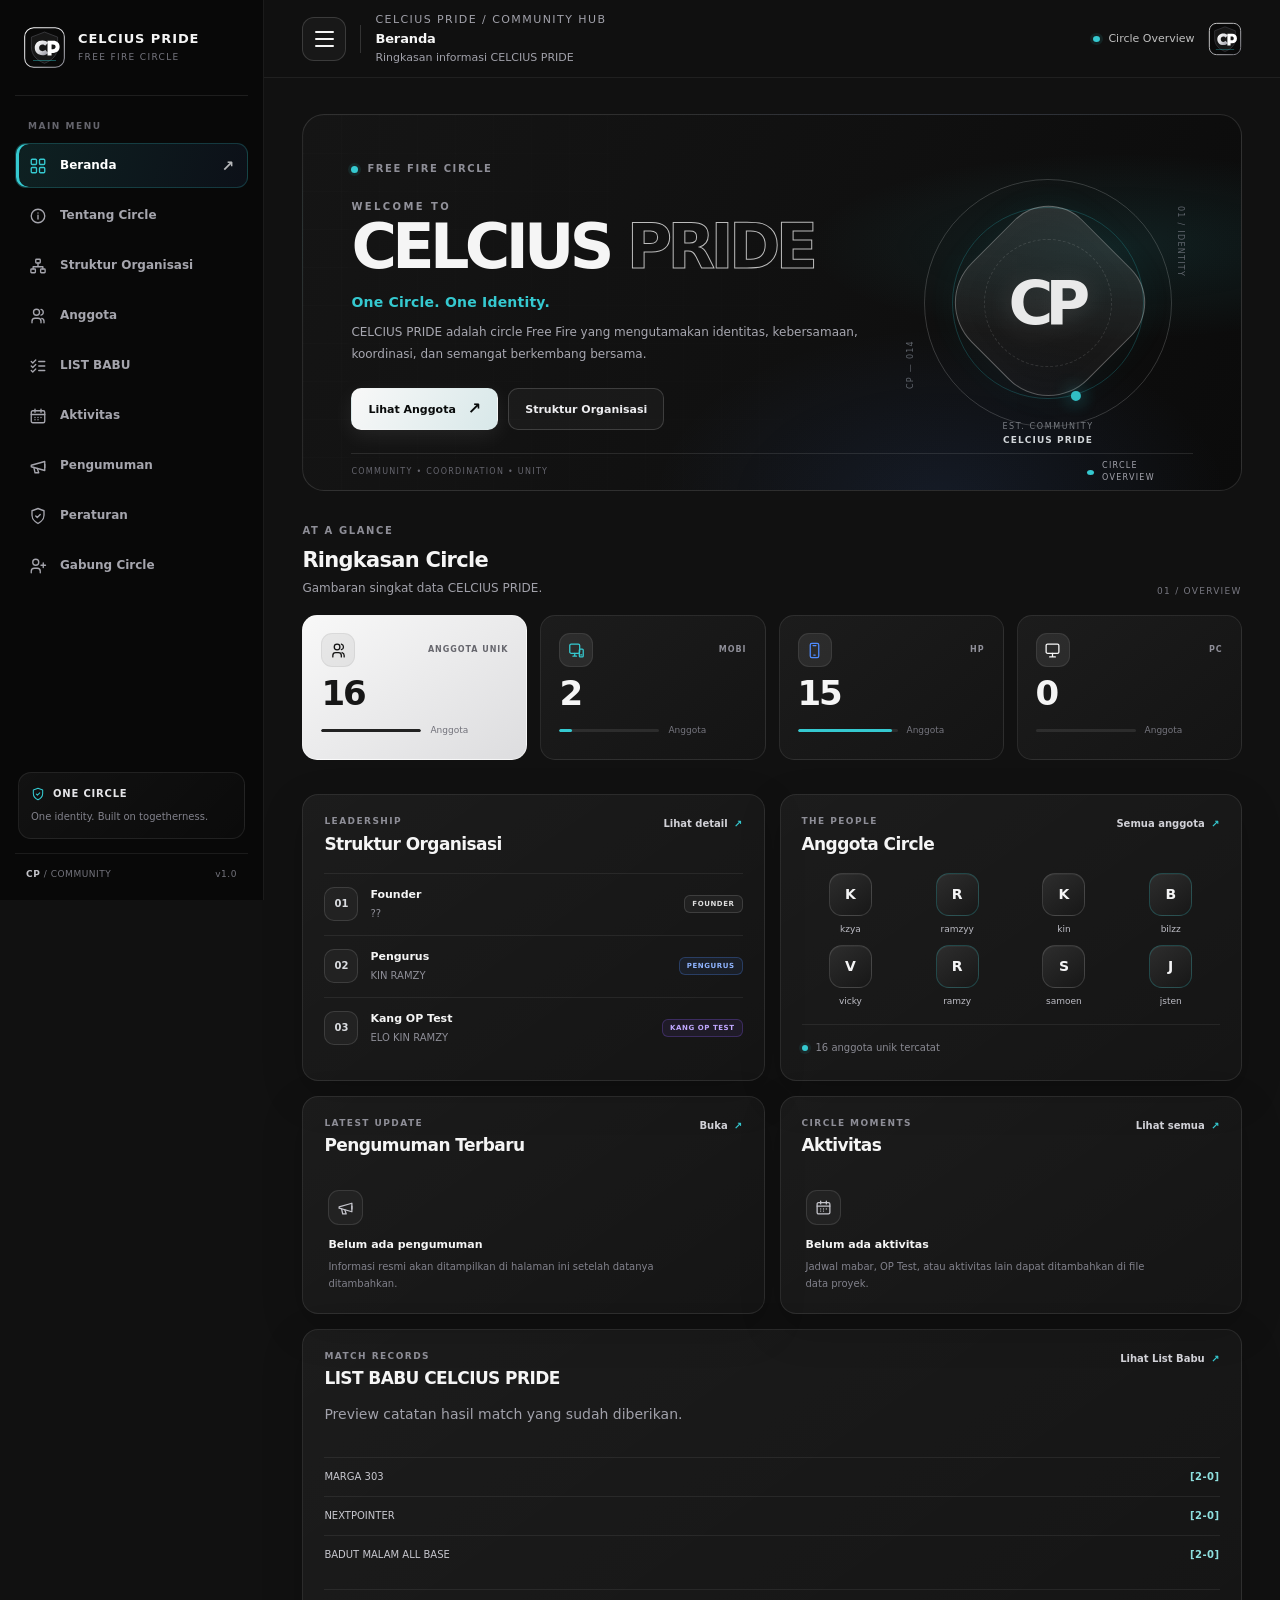
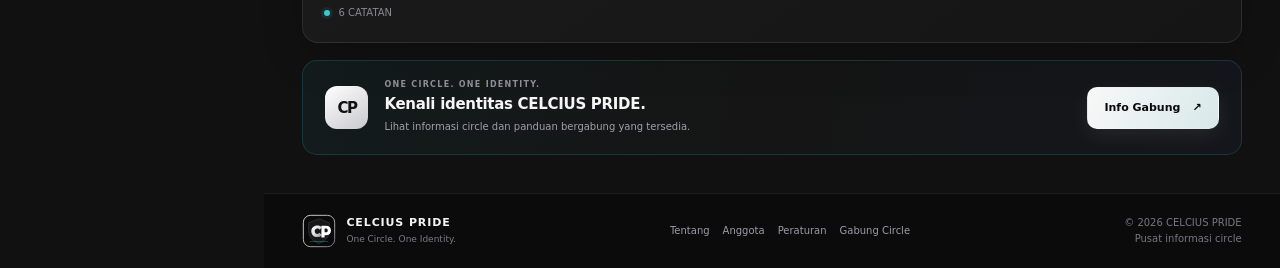
<file: CELCIUS-PRIDE/index.html>
<!doctype html>
<html lang="id">
<head>
  <meta charset="utf-8">
  <meta name="viewport" content="width=device-width, initial-scale=1">
  <meta name="theme-color" content="#090909">
  <meta name="description" content="Pusat informasi resmi CELCIUS PRIDE — One Circle. One Identity.">
  <title>CELCIUS PRIDE — One Circle. One Identity.</title>
  <link rel="icon" type="image/svg+xml" href="assets/favicon.svg">
  <link rel="stylesheet" href="css/style.css">
  <link rel="stylesheet" href="css/components.css">
  <link rel="stylesheet" href="css/responsive.css">
</head>
<body>
  <div id="app" data-page="home" data-base="./">
    <main id="page-content" class="page-content">
      <section class="hero-panel">
        <div class="hero-grid-lines" aria-hidden="true"></div>
        <div class="hero-content">
          <div class="eyebrow"><span class="status-dot"></span> FREE FIRE CIRCLE</div>
          <p class="hero-overline">WELCOME TO</p>
          <h1 class="hero-title">CELCIUS <span>PRIDE</span></h1>
          <p class="hero-tagline">One Circle. One Identity.</p>
          <p class="hero-description">CELCIUS PRIDE adalah circle Free Fire yang mengutamakan identitas, kebersamaan, koordinasi, dan semangat berkembang bersama.</p>
          <div class="hero-actions">
            <a class="btn btn-primary" data-route="anggota" href="pages/anggota.html">Lihat Anggota <span class="btn-arrow" aria-hidden="true">↗</span></a>
            <a class="btn btn-secondary" data-route="struktur" href="pages/struktur.html">Struktur Organisasi</a>
          </div>
        </div>
        <div class="hero-mark" aria-hidden="true">
          <div class="hero-mark-ring"></div>
          <div class="hero-mark-inner"><span>CP</span><i></i></div>
          <div class="hero-mark-caption">EST. COMMUNITY<br><strong>CELCIUS PRIDE</strong></div>
          <span class="hero-coordinate coord-one">01 / IDENTITY</span>
          <span class="hero-coordinate coord-two">CP — 014</span>
        </div>
        <div class="hero-bottomline"><span>COMMUNITY • COORDINATION • UNITY</span><span class="hero-live"><span class="status-dot"></span> CIRCLE OVERVIEW</span></div>
      </section>

      <section class="section-block">
        <div class="section-heading">
          <div><p class="eyebrow">AT A GLANCE</p><h2>Ringkasan Circle</h2><p class="muted">Gambaran singkat data CELCIUS PRIDE.</p></div>
          <span class="section-index">01 / OVERVIEW</span>
        </div>
        <div class="stats-grid stats-grid-four">
          <article class="stat-card stat-card-white"><div class="stat-top"><span class="stat-icon" data-icon="users" aria-hidden="true"></span><span class="stat-label">ANGGOTA UNIK</span></div><strong class="stat-value" id="stat-group">16</strong><div class="stat-foot"><span class="stat-bar"><i style="width:100%"></i></span><span>Anggota</span></div></article>
          <article class="stat-card"><div class="stat-top"><span class="stat-icon accent-cyan" data-icon="monitor-smartphone" aria-hidden="true"></span><span class="stat-label">MOBI</span></div><strong class="stat-value" id="stat-mobi">2</strong><div class="stat-foot"><span class="stat-bar"><i style="width:13%"></i></span><span>Anggota</span></div></article>
          <article class="stat-card"><div class="stat-top"><span class="stat-icon accent-blue" data-icon="smartphone" aria-hidden="true"></span><span class="stat-label">HP</span></div><strong class="stat-value" id="stat-hp">15</strong><div class="stat-foot"><span class="stat-bar"><i style="width:94%"></i></span><span>Anggota</span></div></article>
          <article class="stat-card"><div class="stat-top"><span class="stat-icon" data-icon="monitor" aria-hidden="true"></span><span class="stat-label">PC</span></div><strong class="stat-value" id="stat-pc">0</strong><div class="stat-foot"><span class="stat-bar"><i style="width:0%"></i></span><span>Anggota</span></div></article>
        </div>
      </section>

      <section class="dashboard-grid section-block">
        <article class="surface-card org-summary-card">
          <div class="card-heading"><div><p class="eyebrow">LEADERSHIP</p><h3>Struktur Organisasi</h3></div><a class="text-link" data-route="struktur" href="pages/struktur.html">Lihat detail <span aria-hidden="true">↗</span></a></div>
          <div class="mini-org-list" id="home-org-preview"></div>
        </article>
        <article class="surface-card member-preview-card">
          <div class="card-heading"><div><p class="eyebrow">THE PEOPLE</p><h3>Anggota Circle</h3></div><a class="text-link" data-route="anggota" href="pages/anggota.html">Semua anggota <span aria-hidden="true">↗</span></a></div>
          <div id="home-member-preview" class="avatar-preview-grid" aria-live="polite"></div>
          <div class="preview-bottom"><span class="preview-dot"></span> <span id="home-member-preview-count">16 anggota unik tercatat</span></div>
        </article>
      </section>

      <section class="dashboard-grid section-block lower-grid">
        <article class="surface-card empty-summary-card"><div class="card-heading"><div><p class="eyebrow">LATEST UPDATE</p><h3>Pengumuman Terbaru</h3></div><a class="text-link" data-route="pengumuman" href="pages/pengumuman.html">Buka <span aria-hidden="true">↗</span></a></div><div class="compact-empty"><span class="empty-icon" data-icon="megaphone" aria-hidden="true"></span><strong>Belum ada pengumuman</strong><p>Informasi resmi akan ditampilkan di halaman ini setelah datanya ditambahkan.</p></div></article>
        <article class="surface-card empty-summary-card"><div class="card-heading"><div><p class="eyebrow">CIRCLE MOMENTS</p><h3>Aktivitas</h3></div><a class="text-link" data-route="aktivitas" href="pages/aktivitas.html">Lihat semua <span aria-hidden="true">↗</span></a></div><div class="compact-empty"><span class="empty-icon" data-icon="calendar-days" aria-hidden="true"></span><strong>Belum ada aktivitas</strong><p>Jadwal mabar, OP Test, atau aktivitas lain dapat ditambahkan di file data proyek.</p></div></article>
      </section>

      <section class="surface-card home-babu-card section-block">
        <div class="card-heading"><div><p class="eyebrow">MATCH RECORDS</p><h3>LIST BABU CELCIUS PRIDE</h3><p class="muted">Preview catatan hasil match yang sudah diberikan.</p></div><a class="text-link" data-route="babu" href="pages/list-babu.html">Lihat List Babu <span aria-hidden="true">↗</span></a></div>
        <div id="home-babu-preview" class="home-babu-preview" aria-live="polite"></div>
        <div class="preview-bottom"><span class="preview-dot"></span><span id="home-babu-total">6 CATATAN</span></div>
      </section>
      <section class="join-strip section-block"><div class="join-strip-mark">CP</div><div><p class="eyebrow">ONE CIRCLE. ONE IDENTITY.</p><h2>Kenali identitas CELCIUS PRIDE.</h2><p class="muted">Lihat informasi circle dan panduan bergabung yang tersedia.</p></div><a class="btn btn-primary" data-route="gabung" href="pages/gabung.html">Info Gabung <span aria-hidden="true">↗</span></a></section>
    </main>
  </div>
  <script src="data/anggota.js"></script><script src="data/organisasi.js"></script><script src="data/list-babu.js"></script><script src="data/aktivitas.js"></script><script src="data/pengumuman.js"></script><script src="data/peraturan.js"></script>
  <script src="js/anggota.js"></script><script src="js/organisasi.js"></script><script src="js/aktivitas.js"></script><script src="js/list-babu.js"></script><script src="js/app.js"></script>
</body>
</html>
</file>
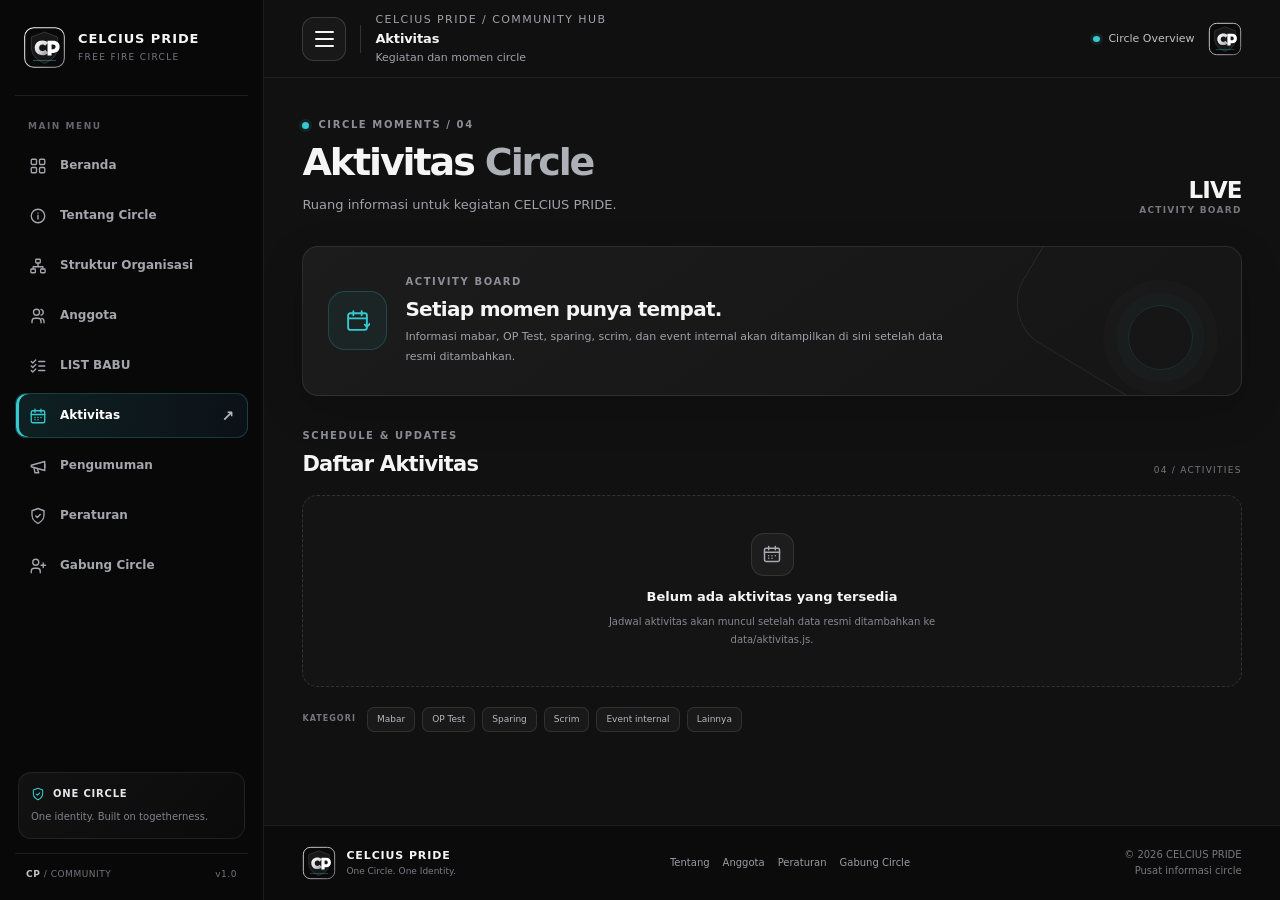
<file: CELCIUS-PRIDE/pages/aktivitas.html>
<!doctype html>
<html lang="id"><head><meta charset="utf-8"><meta name="viewport" content="width=device-width, initial-scale=1"><meta name="theme-color" content="#090909"><meta name="description" content="Informasi aktivitas CELCIUS PRIDE."><title>Aktivitas — CELCIUS PRIDE</title><link rel="icon" type="image/svg+xml" href="../assets/favicon.svg"><link rel="stylesheet" href="../css/style.css"><link rel="stylesheet" href="../css/components.css"><link rel="stylesheet" href="../css/responsive.css"></head>
<body><div id="app" data-page="aktivitas" data-base="../"><main id="page-content" class="page-content">
  <header class="page-heading"><div><p class="eyebrow"><span class="status-dot"></span> CIRCLE MOMENTS / 04</p><h1>Aktivitas <span>Circle</span></h1><p class="page-lead">Ruang informasi untuk kegiatan CELCIUS PRIDE.</p></div><div class="heading-stamp" data-icon="calendar-days">LIVE<span>ACTIVITY BOARD</span></div></header>
  <section class="activity-cover surface-card"><div class="activity-cover-icon" data-icon="calendar-check-2" aria-hidden="true"></div><div><p class="eyebrow">ACTIVITY BOARD</p><h2>Setiap momen punya tempat.</h2><p class="muted">Informasi mabar, OP Test, sparing, scrim, dan event internal akan ditampilkan di sini setelah data resmi ditambahkan.</p></div><div class="activity-cover-lines" aria-hidden="true"></div></section>
  <section class="section-block"><div class="section-heading"><div><p class="eyebrow">SCHEDULE & UPDATES</p><h2>Daftar Aktivitas</h2></div><span class="section-index">04 / ACTIVITIES</span></div><div id="activity-list" class="activity-list" aria-live="polite"><div class="loading-skeleton">Memuat aktivitas...</div></div></section>
  <section class="activity-category-row"><span class="activity-category-label">KATEGORI</span><span class="tag">Mabar</span><span class="tag">OP Test</span><span class="tag">Sparing</span><span class="tag">Scrim</span><span class="tag">Event internal</span><span class="tag">Lainnya</span></section>
</main></div>
<script src="../data/anggota.js"></script><script src="../data/organisasi.js"></script><script src="../data/list-babu.js"></script><script src="../data/aktivitas.js"></script><script src="../data/pengumuman.js"></script><script src="../data/peraturan.js"></script><script src="../js/anggota.js"></script><script src="../js/organisasi.js"></script><script src="../js/aktivitas.js"></script><script src="../js/list-babu.js"></script><script src="../js/app.js"></script></body></html>
</file>
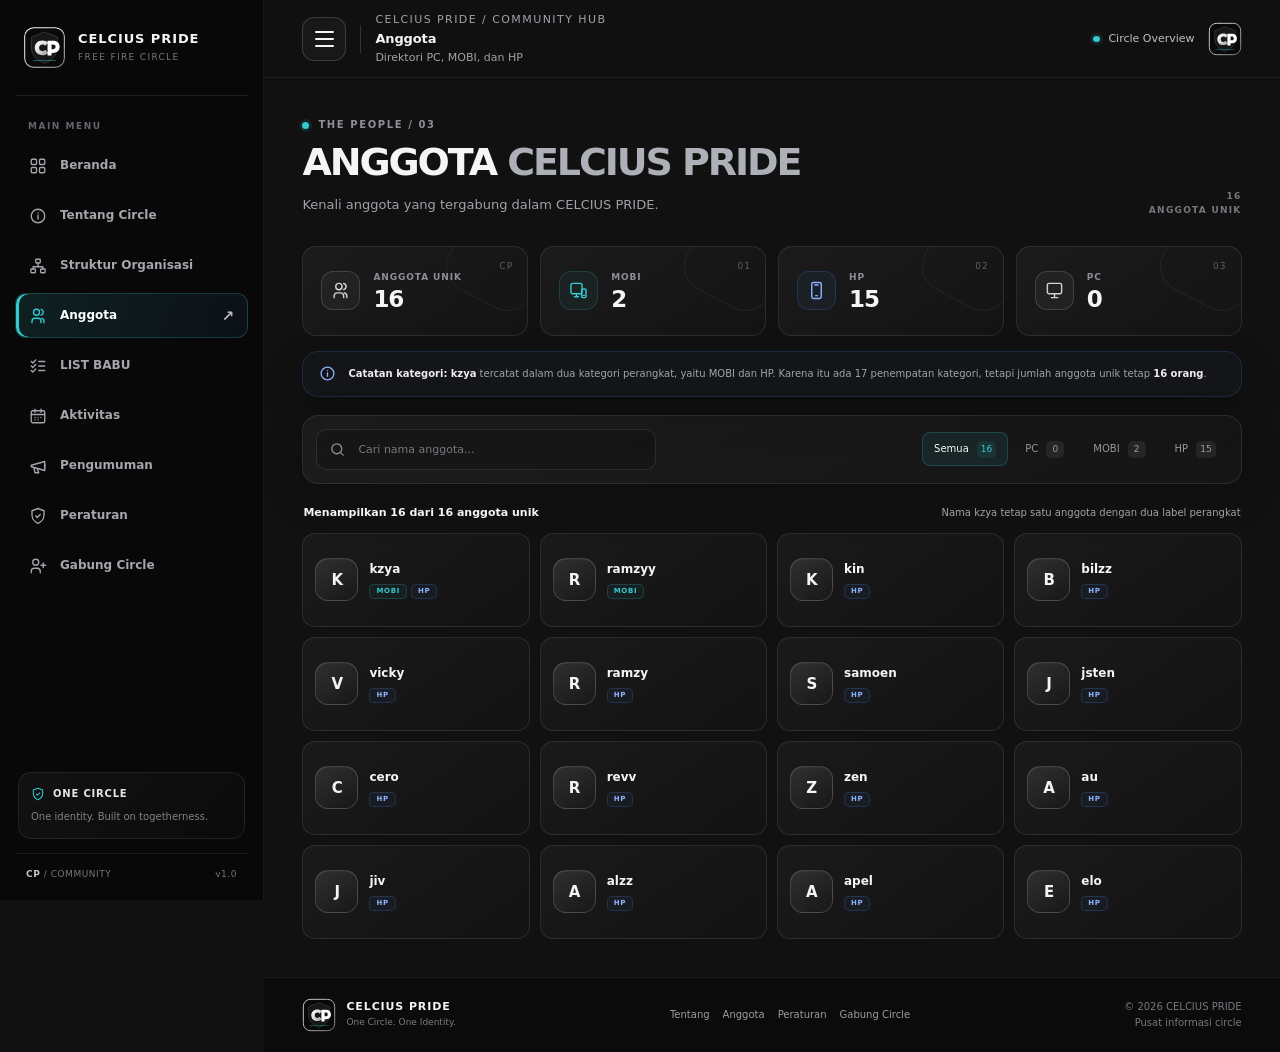
<file: CELCIUS-PRIDE/pages/anggota.html>
<!doctype html>
<html lang="id"><head><meta charset="utf-8"><meta name="viewport" content="width=device-width, initial-scale=1"><meta name="theme-color" content="#090909"><meta name="description" content="Direktori kategori PC, MOBI, dan HP CELCIUS PRIDE."><title>Anggota — CELCIUS PRIDE</title><link rel="icon" type="image/svg+xml" href="../assets/favicon.svg"><link rel="stylesheet" href="../css/style.css"><link rel="stylesheet" href="../css/components.css"><link rel="stylesheet" href="../css/responsive.css"></head>
<body><div id="app" data-page="anggota" data-base="../"><main id="page-content" class="page-content">
  <header class="page-heading"><div><p class="eyebrow"><span class="status-dot"></span> THE PEOPLE / 03</p><h1>ANGGOTA <span>CELCIUS PRIDE</span></h1><p class="page-lead">Kenali anggota yang tergabung dalam CELCIUS PRIDE.</p></div><div class="heading-stamp"><span id="members-heading-total">16</span><span>ANGGOTA UNIK</span></div></header>
  <section class="member-summary-grid member-summary-four">
    <article class="member-summary-box"><span class="summary-device-icon summary-icon-silver" data-icon="users" aria-hidden="true"></span><div><span>ANGGOTA UNIK</span><strong id="members-total-count">16</strong></div><i>CP</i></article>
    <article class="member-summary-box"><span class="summary-device-icon" data-icon="monitor-smartphone" aria-hidden="true"></span><div><span>MOBI</span><strong id="members-mobi-count">2</strong></div><i>01</i></article>
    <article class="member-summary-box"><span class="summary-device-icon summary-icon-blue" data-icon="smartphone" aria-hidden="true"></span><div><span>HP</span><strong id="members-hp-count">15</strong></div><i>02</i></article>
    <article class="member-summary-box"><span class="summary-device-icon summary-icon-silver" data-icon="monitor" aria-hidden="true"></span><div><span>PC</span><strong id="members-pc-count">0</strong></div><i>03</i></article>
  </section>
  <section class="roster-note surface-card"><span data-icon="info" aria-hidden="true"></span><p><strong>Catatan kategori:</strong> <b>kzya</b> tercatat dalam dua kategori perangkat, yaitu MOBI dan HP. Karena itu ada 17 penempatan kategori, tetapi jumlah anggota unik tetap <b>16 orang</b>.</p></section>
  <section class="surface-card member-tools"><div class="search-wrap"><span data-icon="search" aria-hidden="true"></span><label class="sr-only" for="member-search">Cari nama anggota</label><input id="member-search" type="search" placeholder="Cari nama anggota..." autocomplete="off"></div><div class="filter-group" role="group" aria-label="Filter kategori anggota"><button class="filter-btn is-active" type="button" data-member-filter="all" aria-pressed="true">Semua <span id="filter-count-all">16</span></button><button class="filter-btn" type="button" data-member-filter="PC" aria-pressed="false">PC <span id="filter-count-pc">0</span></button><button class="filter-btn" type="button" data-member-filter="MOBI" aria-pressed="false">MOBI <span id="filter-count-mobi">2</span></button><button class="filter-btn" type="button" data-member-filter="HP" aria-pressed="false">HP <span id="filter-count-hp">15</span></button></div></section>
  <div class="member-results-head"><p id="member-results-count" aria-live="polite">Menampilkan 16 dari 16 anggota unik</p><span class="muted">Nama kzya tetap satu anggota dengan dua label perangkat</span></div>
  <section id="members-list" class="members-groups" aria-live="polite"><div class="loading-skeleton">Memuat data anggota...</div></section>
</main></div>
<script src="../data/anggota.js"></script><script src="../data/organisasi.js"></script><script src="../data/list-babu.js"></script><script src="../data/aktivitas.js"></script><script src="../data/pengumuman.js"></script><script src="../data/peraturan.js"></script><script src="../js/anggota.js"></script><script src="../js/organisasi.js"></script><script src="../js/aktivitas.js"></script><script src="../js/list-babu.js"></script><script src="../js/app.js"></script></body></html>
</file>
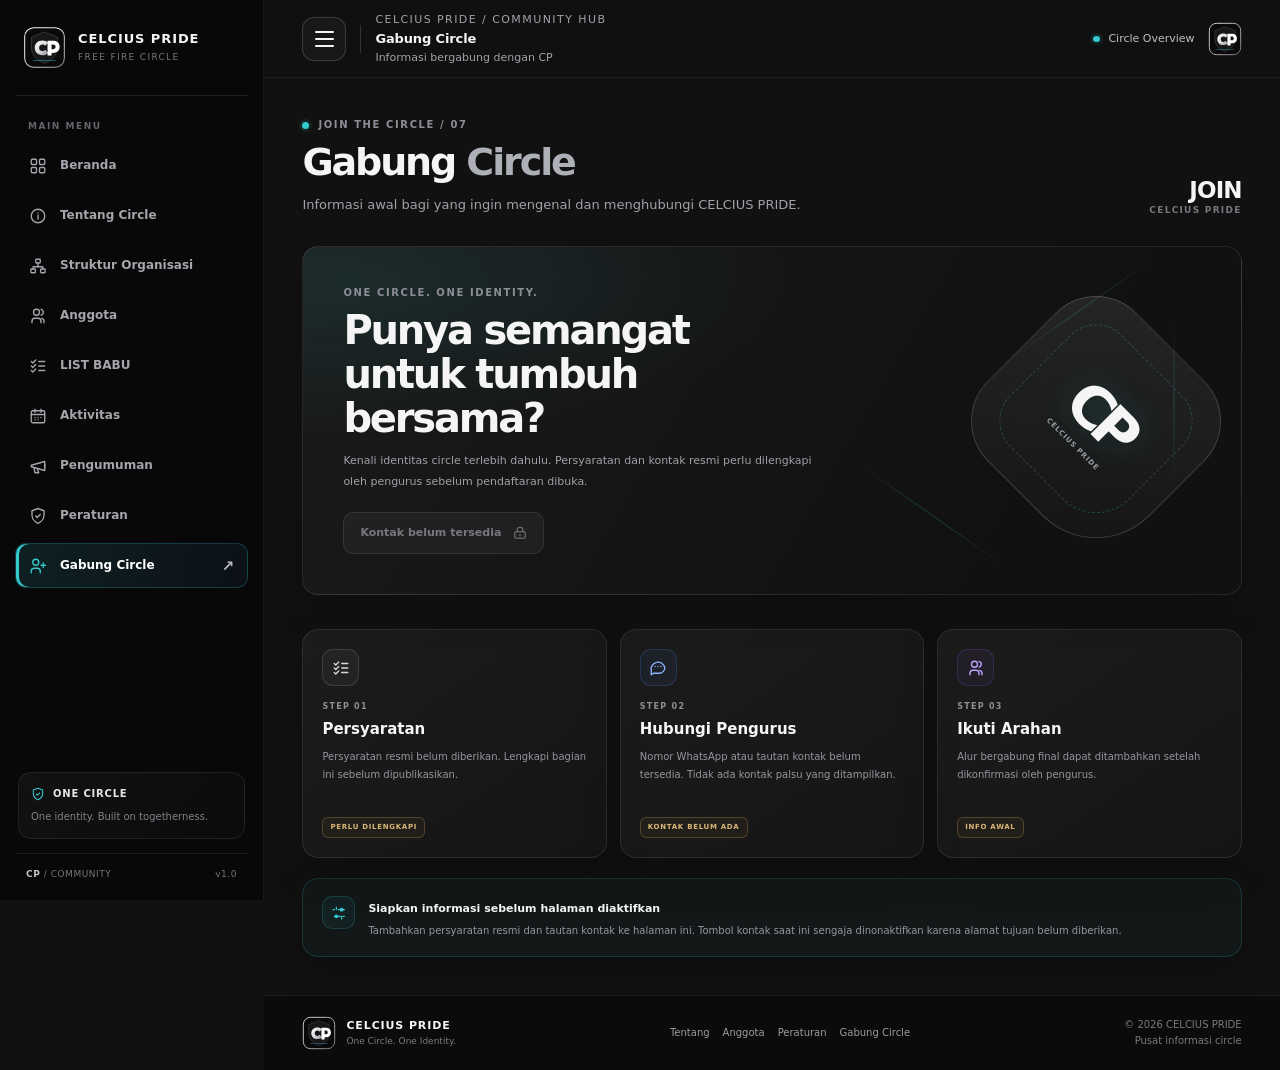
<file: CELCIUS-PRIDE/pages/gabung.html>
<!doctype html>
<html lang="id"><head><meta charset="utf-8"><meta name="viewport" content="width=device-width, initial-scale=1"><meta name="theme-color" content="#090909"><meta name="description" content="Informasi bergabung dengan CELCIUS PRIDE."><title>Gabung Circle — CELCIUS PRIDE</title><link rel="icon" type="image/svg+xml" href="../assets/favicon.svg"><link rel="stylesheet" href="../css/style.css"><link rel="stylesheet" href="../css/components.css"><link rel="stylesheet" href="../css/responsive.css"></head>
<body><div id="app" data-page="gabung" data-base="../"><main id="page-content" class="page-content">
  <header class="page-heading"><div><p class="eyebrow"><span class="status-dot"></span> JOIN THE CIRCLE / 07</p><h1>Gabung <span>Circle</span></h1><p class="page-lead">Informasi awal bagi yang ingin mengenal dan menghubungi CELCIUS PRIDE.</p></div><div class="heading-stamp">JOIN<span>CELCIUS PRIDE</span></div></header>
  <section class="join-hero surface-card"><div class="join-hero-decoration" aria-hidden="true"><span></span><span></span><span></span></div><div class="join-hero-copy"><p class="eyebrow">ONE CIRCLE. ONE IDENTITY.</p><h2>Punya semangat untuk tumbuh bersama?</h2><p>Kenali identitas circle terlebih dahulu. Persyaratan dan kontak resmi perlu dilengkapi oleh pengurus sebelum pendaftaran dibuka.</p><a class="btn btn-disabled" aria-disabled="true" title="Kontak resmi belum ditambahkan">Kontak belum tersedia <span data-icon="lock-keyhole" aria-hidden="true"></span></a></div><div class="join-cp-emblem">CP<small>CELCIUS PRIDE</small></div></section>
  <section class="join-info-grid section-block"><article class="surface-card join-info-card"><span class="join-info-icon" data-icon="list-checks" aria-hidden="true"></span><p class="eyebrow">STEP 01</p><h3>Persyaratan</h3><p class="placeholder-copy">Persyaratan resmi belum diberikan. Lengkapi bagian ini sebelum dipublikasikan.</p><span class="draft-badge">PERLU DILENGKAPI</span></article><article class="surface-card join-info-card"><span class="join-info-icon join-info-blue" data-icon="messages-square" aria-hidden="true"></span><p class="eyebrow">STEP 02</p><h3>Hubungi Pengurus</h3><p class="placeholder-copy">Nomor WhatsApp atau tautan kontak belum tersedia. Tidak ada kontak palsu yang ditampilkan.</p><span class="draft-badge">KONTAK BELUM ADA</span></article><article class="surface-card join-info-card"><span class="join-info-icon join-info-violet" data-icon="users" aria-hidden="true"></span><p class="eyebrow">STEP 03</p><h3>Ikuti Arahan</h3><p class="placeholder-copy">Alur bergabung final dapat ditambahkan setelah dikonfirmasi oleh pengurus.</p><span class="draft-badge">INFO AWAL</span></article></section>
  <section class="surface-card join-edit-note"><span class="note-icon" data-icon="settings-2" aria-hidden="true"></span><div><strong>Siapkan informasi sebelum halaman diaktifkan</strong><p>Tambahkan persyaratan resmi dan tautan kontak ke halaman ini. Tombol kontak saat ini sengaja dinonaktifkan karena alamat tujuan belum diberikan.</p></div></section>
</main></div>
<script src="../data/anggota.js"></script><script src="../data/organisasi.js"></script><script src="../data/list-babu.js"></script><script src="../data/aktivitas.js"></script><script src="../data/pengumuman.js"></script><script src="../data/peraturan.js"></script><script src="../js/anggota.js"></script><script src="../js/organisasi.js"></script><script src="../js/aktivitas.js"></script><script src="../js/list-babu.js"></script><script src="../js/app.js"></script></body></html>
</file>
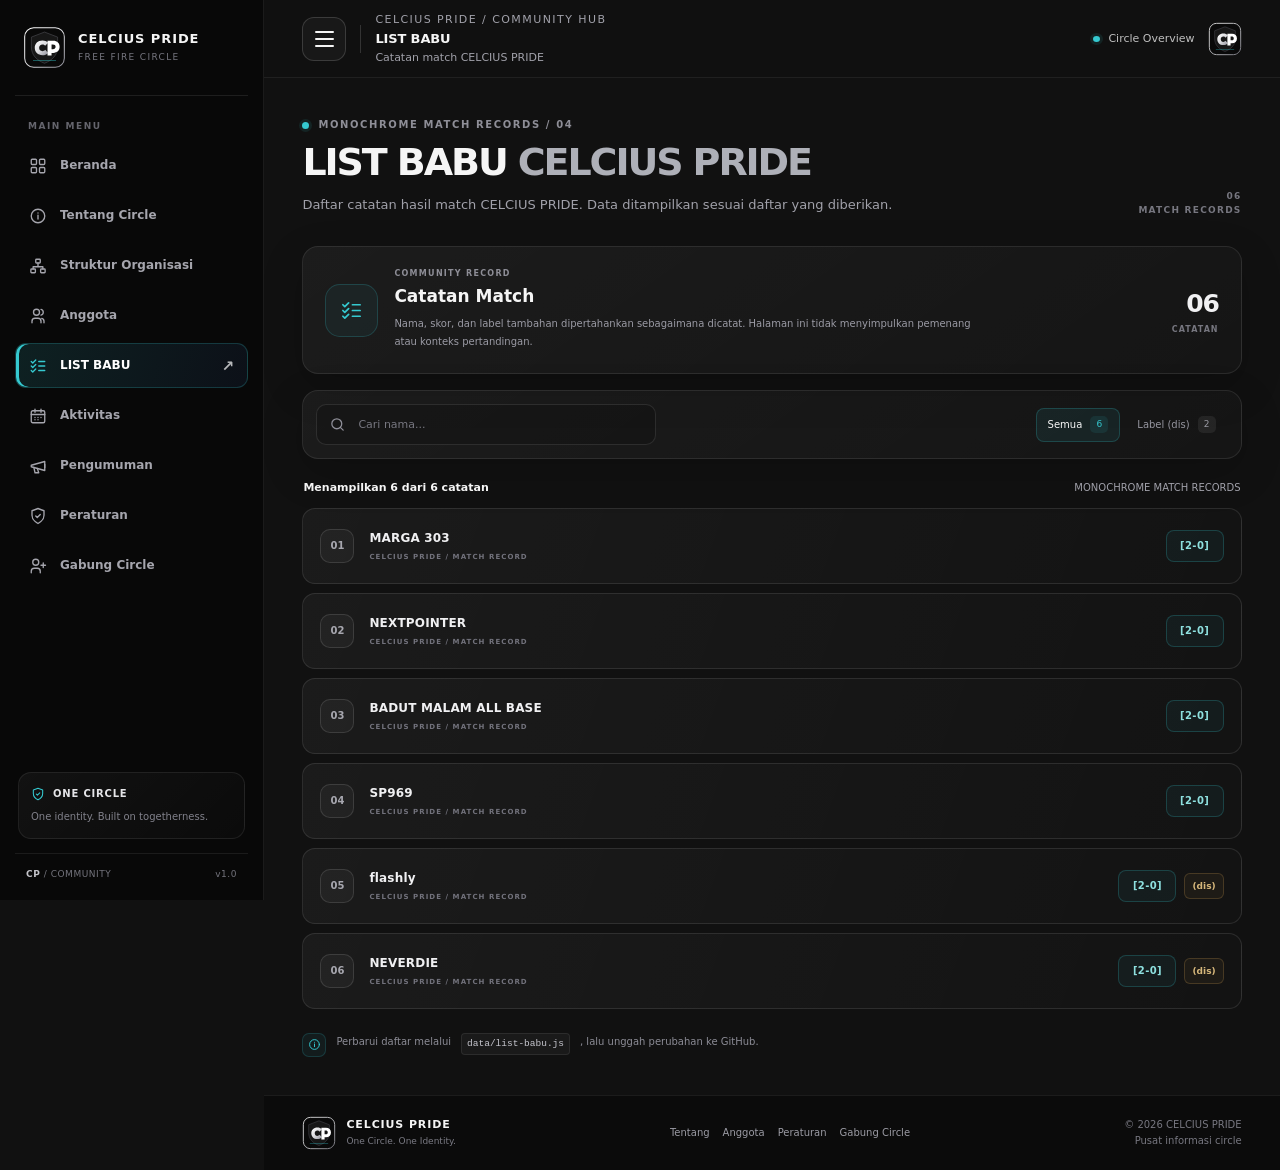
<file: CELCIUS-PRIDE/pages/list-babu.html>
<!doctype html>
<html lang="id"><head><meta charset="utf-8"><meta name="viewport" content="width=device-width, initial-scale=1"><meta name="theme-color" content="#090909"><meta name="description" content="LIST BABU CELCIUS PRIDE — catatan hasil match."><title>LIST BABU CELCIUS PRIDE — CELCIUS PRIDE</title><link rel="icon" type="image/svg+xml" href="../assets/favicon.svg"><link rel="stylesheet" href="../css/style.css"><link rel="stylesheet" href="../css/components.css"><link rel="stylesheet" href="../css/responsive.css"></head>
<body><div id="app" data-page="babu" data-base="../"><main id="page-content" class="page-content">
  <header class="page-heading"><div><p class="eyebrow"><span class="status-dot"></span> MONOCHROME MATCH RECORDS / 04</p><h1>LIST BABU <span>CELCIUS PRIDE</span></h1><p class="page-lead">Daftar catatan hasil match CELCIUS PRIDE. Data ditampilkan sesuai daftar yang diberikan.</p></div><div class="heading-stamp"><span id="babu-heading-total">06</span><span>MATCH RECORDS</span></div></header>
  <section class="babu-intro surface-card"><div class="babu-intro-mark" data-icon="list-checks" aria-hidden="true"></div><div><p class="eyebrow">COMMUNITY RECORD</p><h2>Catatan Match</h2><p>Nama, skor, dan label tambahan dipertahankan sebagaimana dicatat. Halaman ini tidak menyimpulkan pemenang atau konteks pertandingan.</p></div><span class="babu-total" id="babu-total">06 <small>CATATAN</small></span></section>
  <section class="surface-card member-tools babu-tools"><div class="search-wrap"><span data-icon="search" aria-hidden="true"></span><label class="sr-only" for="babu-search">Cari nama catatan</label><input id="babu-search" type="search" placeholder="Cari nama..." autocomplete="off"></div><div class="filter-group" role="group" aria-label="Filter catatan"><button class="filter-btn is-active" data-babu-filter="all" type="button" aria-pressed="true">Semua <span>6</span></button><button class="filter-btn" data-babu-filter="dis" type="button" aria-pressed="false">Label (dis) <span>2</span></button></div></section>
  <div class="member-results-head"><p id="babu-results-count" aria-live="polite">Menampilkan 6 dari 6 catatan</p><span class="muted">MONOCHROME MATCH RECORDS</span></div>
  <section class="babu-list" id="babu-list" aria-live="polite"><div class="loading-skeleton">Memuat catatan...</div></section>
  <p class="page-footnote"><span class="note-icon small-note-icon" data-icon="info" aria-hidden="true"></span> Perbarui daftar melalui <code>data/list-babu.js</code>, lalu unggah perubahan ke GitHub.</p>
</main></div>
<script src="../data/anggota.js"></script><script src="../data/organisasi.js"></script><script src="../data/list-babu.js"></script><script src="../data/aktivitas.js"></script><script src="../data/pengumuman.js"></script><script src="../data/peraturan.js"></script><script src="../js/anggota.js"></script><script src="../js/organisasi.js"></script><script src="../js/aktivitas.js"></script><script src="../js/list-babu.js"></script><script src="../js/app.js"></script></body></html>
</file>
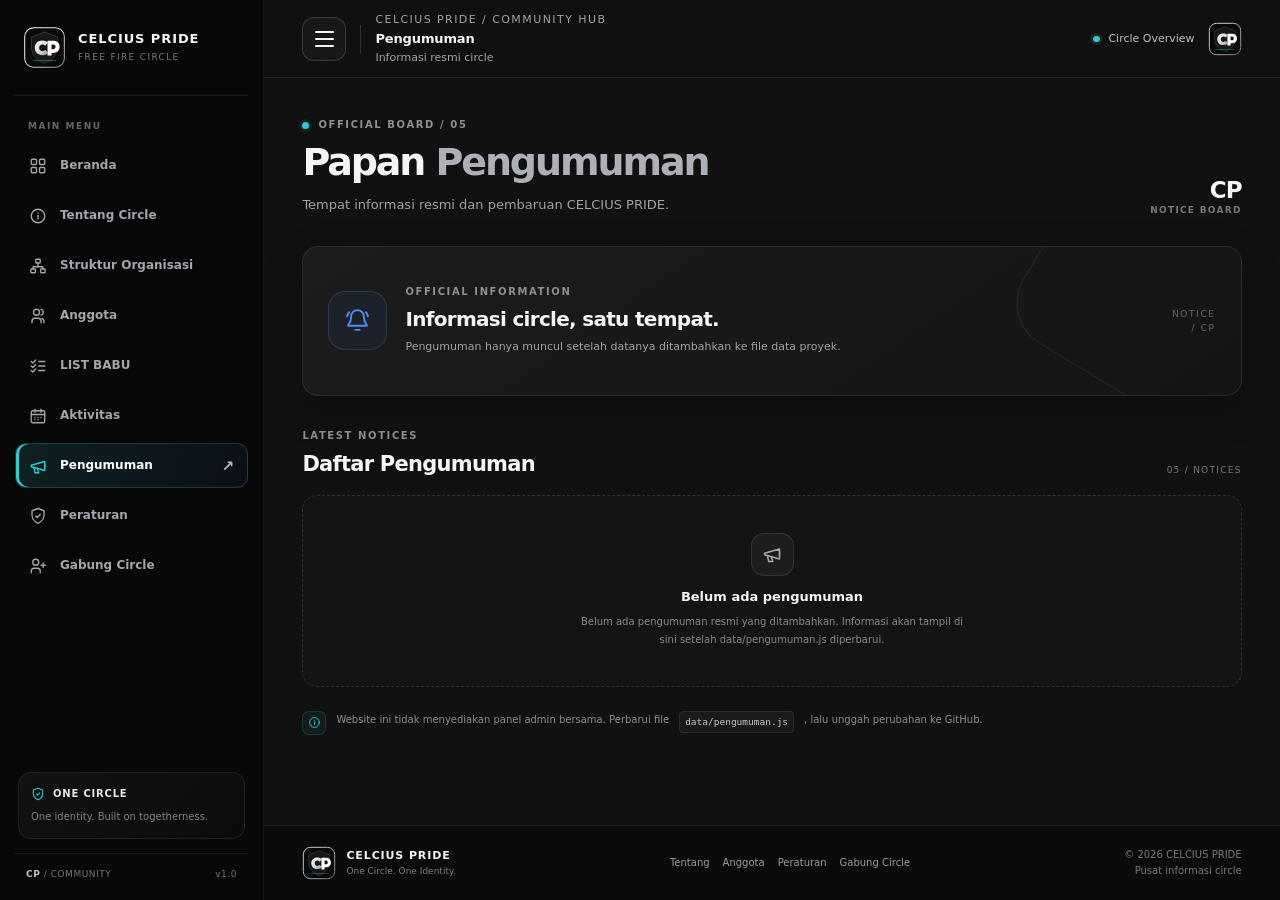
<file: CELCIUS-PRIDE/pages/pengumuman.html>
<!doctype html>
<html lang="id"><head><meta charset="utf-8"><meta name="viewport" content="width=device-width, initial-scale=1"><meta name="theme-color" content="#090909"><meta name="description" content="Pengumuman resmi CELCIUS PRIDE."><title>Pengumuman — CELCIUS PRIDE</title><link rel="icon" type="image/svg+xml" href="../assets/favicon.svg"><link rel="stylesheet" href="../css/style.css"><link rel="stylesheet" href="../css/components.css"><link rel="stylesheet" href="../css/responsive.css"></head>
<body><div id="app" data-page="pengumuman" data-base="../"><main id="page-content" class="page-content">
  <header class="page-heading"><div><p class="eyebrow"><span class="status-dot"></span> OFFICIAL BOARD / 05</p><h1>Papan <span>Pengumuman</span></h1><p class="page-lead">Tempat informasi resmi dan pembaruan CELCIUS PRIDE.</p></div><div class="heading-stamp" data-icon="megaphone">CP<span>NOTICE BOARD</span></div></header>
  <section class="announcement-banner surface-card"><div class="announcement-banner-mark" data-icon="bell-ring" aria-hidden="true"></div><div><p class="eyebrow">OFFICIAL INFORMATION</p><h2>Informasi circle, satu tempat.</h2><p class="muted">Pengumuman hanya muncul setelah datanya ditambahkan ke file data proyek.</p></div><div class="announcement-side-label">NOTICE<br> / CP</div></section>
  <section class="section-block"><div class="section-heading"><div><p class="eyebrow">LATEST NOTICES</p><h2>Daftar Pengumuman</h2></div><span class="section-index">05 / NOTICES</span></div><div id="announcement-list" class="announcement-list" aria-live="polite"><div class="loading-skeleton">Memuat pengumuman...</div></div></section>
  <p class="page-footnote"><span class="note-icon small-note-icon" data-icon="info" aria-hidden="true"></span> Website ini tidak menyediakan panel admin bersama. Perbarui file <code>data/pengumuman.js</code>, lalu unggah perubahan ke GitHub.</p>
</main></div>
<script src="../data/anggota.js"></script><script src="../data/organisasi.js"></script><script src="../data/list-babu.js"></script><script src="../data/aktivitas.js"></script><script src="../data/pengumuman.js"></script><script src="../data/peraturan.js"></script><script src="../js/anggota.js"></script><script src="../js/organisasi.js"></script><script src="../js/aktivitas.js"></script><script src="../js/list-babu.js"></script><script src="../js/app.js"></script></body></html>
</file>
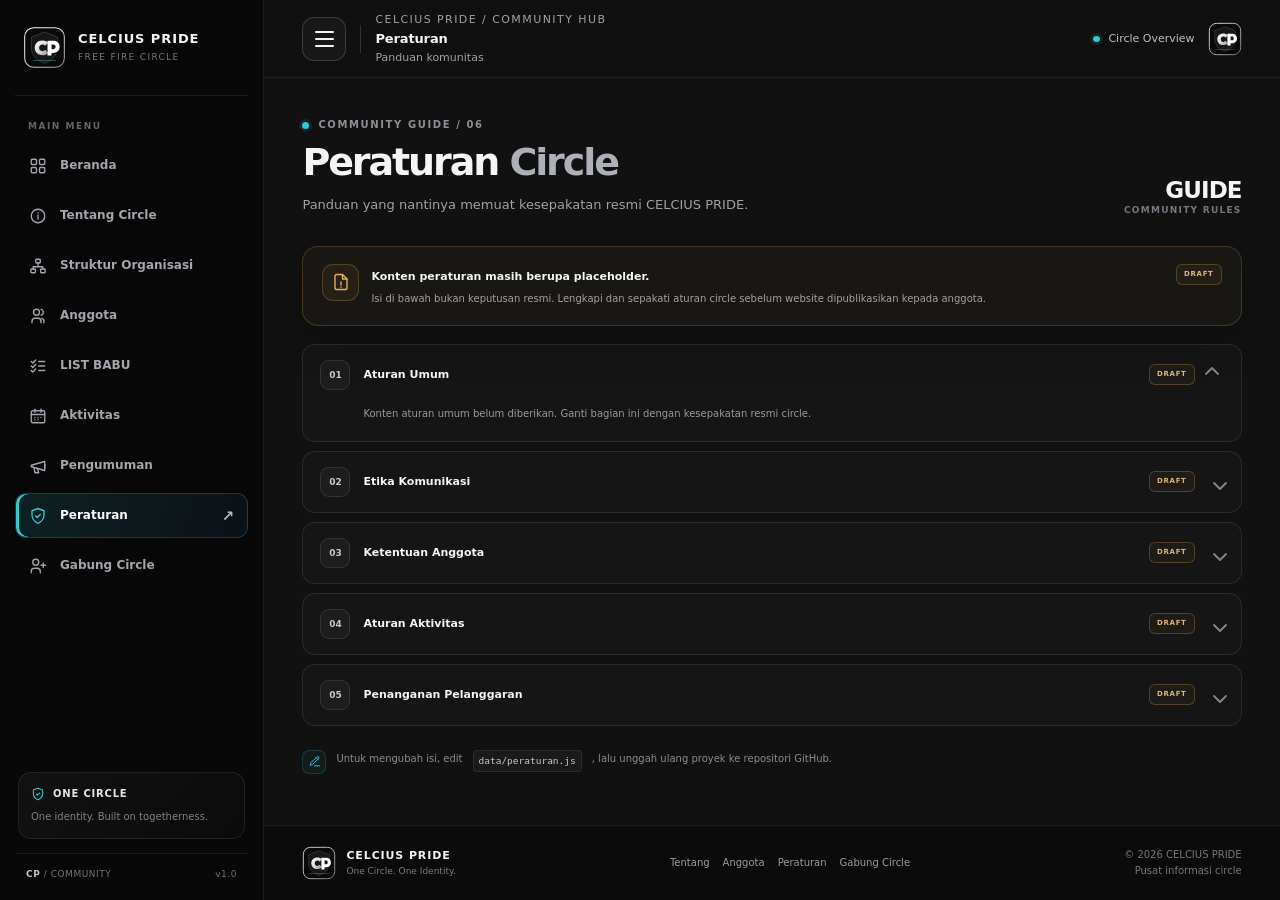
<file: CELCIUS-PRIDE/pages/peraturan.html>
<!doctype html>
<html lang="id"><head><meta charset="utf-8"><meta name="viewport" content="width=device-width, initial-scale=1"><meta name="theme-color" content="#090909"><meta name="description" content="Panduan peraturan CELCIUS PRIDE."><title>Peraturan — CELCIUS PRIDE</title><link rel="icon" type="image/svg+xml" href="../assets/favicon.svg"><link rel="stylesheet" href="../css/style.css"><link rel="stylesheet" href="../css/components.css"><link rel="stylesheet" href="../css/responsive.css"></head>
<body><div id="app" data-page="peraturan" data-base="../"><main id="page-content" class="page-content">
  <header class="page-heading"><div><p class="eyebrow"><span class="status-dot"></span> COMMUNITY GUIDE / 06</p><h1>Peraturan <span>Circle</span></h1><p class="page-lead">Panduan yang nantinya memuat kesepakatan resmi CELCIUS PRIDE.</p></div><div class="heading-stamp" data-icon="shield-check">GUIDE<span>COMMUNITY RULES</span></div></header>
  <section class="rules-notice surface-card"><span class="rules-notice-icon" data-icon="file-warning" aria-hidden="true"></span><div><strong>Konten peraturan masih berupa placeholder.</strong><p>Isi di bawah bukan keputusan resmi. Lengkapi dan sepakati aturan circle sebelum website dipublikasikan kepada anggota.</p></div><span class="draft-badge">DRAFT</span></section>
  <section class="rules-list" id="rules-list" aria-live="polite"><div class="loading-skeleton">Memuat peraturan...</div></section>
  <p class="page-footnote"><span class="note-icon small-note-icon" data-icon="pencil-line" aria-hidden="true"></span> Untuk mengubah isi, edit <code>data/peraturan.js</code>, lalu unggah ulang proyek ke repositori GitHub.</p>
</main></div>
<script src="../data/anggota.js"></script><script src="../data/organisasi.js"></script><script src="../data/list-babu.js"></script><script src="../data/aktivitas.js"></script><script src="../data/pengumuman.js"></script><script src="../data/peraturan.js"></script><script src="../js/anggota.js"></script><script src="../js/organisasi.js"></script><script src="../js/aktivitas.js"></script><script src="../js/list-babu.js"></script><script src="../js/app.js"></script></body></html>
</file>
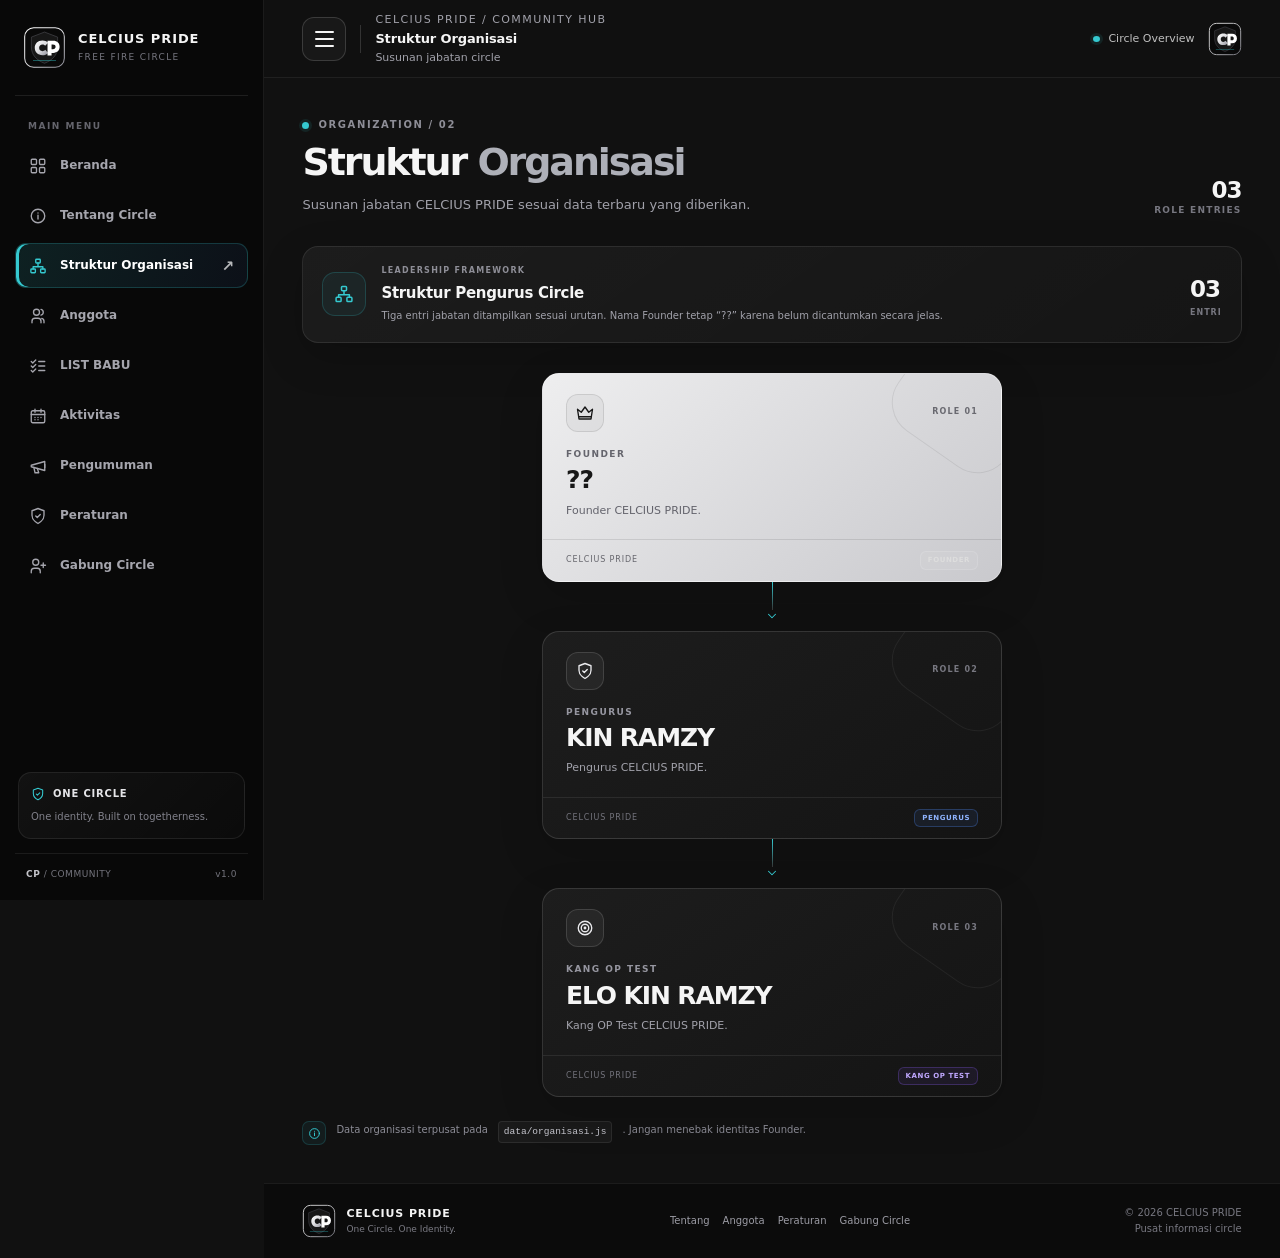
<file: CELCIUS-PRIDE/pages/struktur.html>
<!doctype html>
<html lang="id"><head><meta charset="utf-8"><meta name="viewport" content="width=device-width, initial-scale=1"><meta name="theme-color" content="#090909"><meta name="description" content="Struktur organisasi CELCIUS PRIDE."><title>Struktur Organisasi — CELCIUS PRIDE</title><link rel="icon" type="image/svg+xml" href="../assets/favicon.svg"><link rel="stylesheet" href="../css/style.css"><link rel="stylesheet" href="../css/components.css"><link rel="stylesheet" href="../css/responsive.css"></head>
<body><div id="app" data-page="struktur" data-base="../"><main id="page-content" class="page-content">
  <header class="page-heading"><div><p class="eyebrow"><span class="status-dot"></span> ORGANIZATION / 02</p><h1>Struktur <span>Organisasi</span></h1><p class="page-lead">Susunan jabatan CELCIUS PRIDE sesuai data terbaru yang diberikan.</p></div><div class="heading-stamp">03<span>ROLE ENTRIES</span></div></header>
  <section class="org-intro surface-card"><div class="org-intro-symbol" data-icon="network" aria-hidden="true"></div><div><p class="eyebrow">LEADERSHIP FRAMEWORK</p><h2>Struktur Pengurus Circle</h2><p class="muted">Tiga entri jabatan ditampilkan sesuai urutan. Nama Founder tetap “??” karena belum dicantumkan secara jelas.</p></div><span class="org-intro-count">03 <small>ENTRI</small></span></section>
  <section class="org-chart" id="organization-chart" aria-label="Bagan struktur organisasi"><div class="loading-skeleton">Memuat struktur organisasi...</div></section>
  <p class="page-footnote"><span class="note-icon small-note-icon" data-icon="info" aria-hidden="true"></span> Data organisasi terpusat pada <code>data/organisasi.js</code>. Jangan menebak identitas Founder.</p>
</main></div>
<script src="../data/anggota.js"></script><script src="../data/organisasi.js"></script><script src="../data/list-babu.js"></script><script src="../data/aktivitas.js"></script><script src="../data/pengumuman.js"></script><script src="../data/peraturan.js"></script><script src="../js/anggota.js"></script><script src="../js/organisasi.js"></script><script src="../js/aktivitas.js"></script><script src="../js/list-babu.js"></script><script src="../js/app.js"></script>
</body></html>
</file>
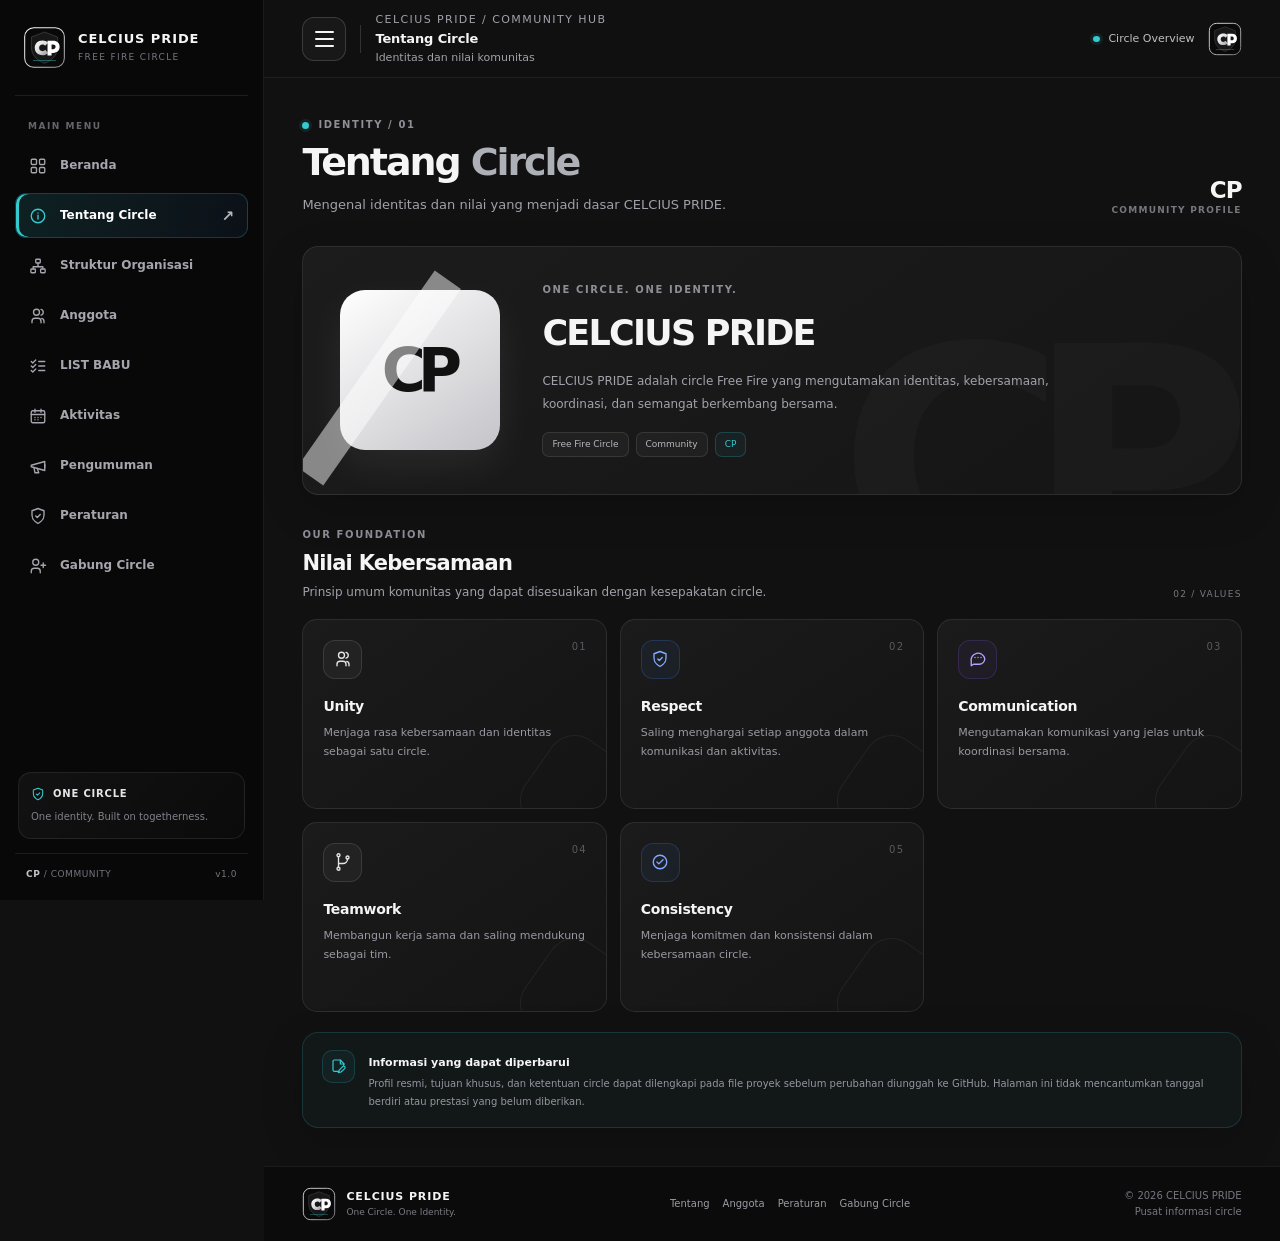
<file: CELCIUS-PRIDE/pages/tentang.html>
<!doctype html>
<html lang="id"><head><meta charset="utf-8"><meta name="viewport" content="width=device-width, initial-scale=1"><meta name="theme-color" content="#090909"><meta name="description" content="Kenali identitas CELCIUS PRIDE."><title>Tentang Circle — CELCIUS PRIDE</title><link rel="icon" type="image/svg+xml" href="../assets/favicon.svg"><link rel="stylesheet" href="../css/style.css"><link rel="stylesheet" href="../css/components.css"><link rel="stylesheet" href="../css/responsive.css"></head>
<body><div id="app" data-page="tentang" data-base="../"><main id="page-content" class="page-content">
  <header class="page-heading"><div><p class="eyebrow"><span class="status-dot"></span> IDENTITY / 01</p><h1>Tentang <span>Circle</span></h1><p class="page-lead">Mengenal identitas dan nilai yang menjadi dasar CELCIUS PRIDE.</p></div><div class="heading-stamp">CP<span>COMMUNITY PROFILE</span></div></header>
  <section class="about-hero surface-card"><div class="about-monogram">CP<span class="monogram-glint"></span></div><div class="about-hero-copy"><p class="eyebrow">ONE CIRCLE. ONE IDENTITY.</p><h2>CELCIUS PRIDE</h2><p>CELCIUS PRIDE adalah circle Free Fire yang mengutamakan identitas, kebersamaan, koordinasi, dan semangat berkembang bersama.</p><div class="tag-row"><span class="tag">Free Fire Circle</span><span class="tag">Community</span><span class="tag tag-accent">CP</span></div></div></section>
  <section class="section-block"><div class="section-heading"><div><p class="eyebrow">OUR FOUNDATION</p><h2>Nilai Kebersamaan</h2><p class="muted">Prinsip umum komunitas yang dapat disesuaikan dengan kesepakatan circle.</p></div><span class="section-index">02 / VALUES</span></div><div class="value-grid">
    <article class="value-card"><span class="value-icon" data-icon="users" aria-hidden="true"></span><span class="value-number">01</span><h3>Unity</h3><p>Menjaga rasa kebersamaan dan identitas sebagai satu circle.</p></article>
    <article class="value-card"><span class="value-icon value-icon-blue" data-icon="shield-check" aria-hidden="true"></span><span class="value-number">02</span><h3>Respect</h3><p>Saling menghargai setiap anggota dalam komunikasi dan aktivitas.</p></article>
    <article class="value-card"><span class="value-icon value-icon-violet" data-icon="messages-square" aria-hidden="true"></span><span class="value-number">03</span><h3>Communication</h3><p>Mengutamakan komunikasi yang jelas untuk koordinasi bersama.</p></article>
    <article class="value-card"><span class="value-icon" data-icon="git-merge" aria-hidden="true"></span><span class="value-number">04</span><h3>Teamwork</h3><p>Membangun kerja sama dan saling mendukung sebagai tim.</p></article>
    <article class="value-card"><span class="value-icon value-icon-blue" data-icon="check-circle" aria-hidden="true"></span><span class="value-number">05</span><h3>Consistency</h3><p>Menjaga komitmen dan konsistensi dalam kebersamaan circle.</p></article>
  </div></section>
  <section class="surface-card info-note"><span class="note-icon" data-icon="file-pen-line" aria-hidden="true"></span><div><strong>Informasi yang dapat diperbarui</strong><p>Profil resmi, tujuan khusus, dan ketentuan circle dapat dilengkapi pada file proyek sebelum perubahan diunggah ke GitHub. Halaman ini tidak mencantumkan tanggal berdiri atau prestasi yang belum diberikan.</p></div></section>
</main></div>
<script src="../data/anggota.js"></script><script src="../data/organisasi.js"></script><script src="../data/list-babu.js"></script><script src="../data/aktivitas.js"></script><script src="../data/pengumuman.js"></script><script src="../data/peraturan.js"></script><script src="../js/anggota.js"></script><script src="../js/organisasi.js"></script><script src="../js/aktivitas.js"></script><script src="../js/list-babu.js"></script><script src="../js/app.js"></script></body></html>
</file>
<file: CELCIUS-PRIDE/css/style.css>
@charset "UTF-8";
:root {
  color-scheme: dark;
  --black: #090909;
  --deep: #111111;
  --charcoal: #1b1b1b;
  --soft-black: #242424;
  --white: #ffffff;
  --off-white: #f5f5f5;
  --light-gray: #e7e7e7;
  --muted: #a1a1aa;
  --silver: #c0c0c0;
  --graphite: #52525b;
  --blue: #4f8cff;
  --cyan: #35c9d0;
  --violet: #8b5cf6;
  --amber: #e8b45a;
  --border: rgba(255,255,255,.09);
  --border-strong: rgba(255,255,255,.15);
  --sidebar-width: 264px;
  --sidebar-collapsed: 82px;
  --radius-sm: 10px;
  --radius-md: 16px;
  --radius-lg: 22px;
  --shadow-card: 0 14px 42px rgba(0,0,0,.18);
  --ease: cubic-bezier(.2,.75,.25,1);
  font-synthesis: none;
  text-rendering: optimizeLegibility;
  -webkit-font-smoothing: antialiased;
  -moz-osx-font-smoothing: grayscale;
}
* { box-sizing: border-box; }
html { min-width: 320px; scroll-behavior: smooth; background: var(--black); }
body { margin: 0; min-width: 320px; background: var(--deep); color: var(--off-white); font-family: Inter, Manrope, ui-sans-serif, system-ui, -apple-system, BlinkMacSystemFont, "Segoe UI", sans-serif; font-size: 14px; line-height: 1.6; }
button, input, textarea, select { font: inherit; }
button, a { -webkit-tap-highlight-color: transparent; }
a { color: inherit; text-decoration: none; }
button { color: inherit; }
button:focus-visible, a:focus-visible, input:focus-visible, summary:focus-visible { outline: 2px solid var(--cyan); outline-offset: 3px; }
::selection { color: var(--black); background: var(--cyan); }
#app { min-height: 100vh; }
.app-frame { min-height: 100vh; margin-left: var(--sidebar-width); display: flex; flex-direction: column; transition: margin-left .28s var(--ease); }
.app-frame .page-content { width: 100%; max-width: 1600px; margin: 0 auto; padding: 32px clamp(22px, 3vw, 48px) 38px; flex: 1; }
.app-topbar { height: 78px; flex: 0 0 78px; display: flex; align-items: center; justify-content: space-between; gap: 16px; padding: 0 clamp(22px, 3vw, 48px); border-bottom: 1px solid rgba(255,255,255,.065); background: rgba(17,17,17,.92); position: sticky; top: 0; z-index: 40; backdrop-filter: blur(18px); }
.topbar-left, .topbar-right { display: flex; align-items: center; gap: 14px; min-width: 0; }
.topbar-context { display: flex; flex-direction: column; line-height: 1.2; gap: 5px; }
.topbar-context strong { font-size: 13px; font-weight: 700; letter-spacing: -.01em; }
.topbar-context span { color: var(--muted); font-size: 11px; }
.topbar-label { color: var(--muted); font-size: 10px; letter-spacing: .13em; text-transform: uppercase; }
.topbar-divider { width: 1px; height: 28px; background: var(--border-strong); }
.topbar-status { display: inline-flex; align-items: center; gap: 8px; color: var(--silver); font-size: 11px; white-space: nowrap; }
.topbar-status .status-dot { width: 6px; height: 6px; }
.menu-toggle { width: 44px; height: 44px; flex: 0 0 44px; border: 1px solid var(--border-strong); border-radius: 12px; color: var(--off-white); background: rgba(255,255,255,.035); display: inline-flex; align-items: center; justify-content: center; position: relative; cursor: pointer; transition: background .2s ease, border-color .2s ease, transform .2s ease; }
.menu-toggle:hover { background: rgba(255,255,255,.09); border-color: rgba(53,201,208,.55); }
.menu-toggle:active { transform: scale(.96); }
.menu-icon { width: 19px; height: 16px; display: flex; flex-direction: column; align-items: center; justify-content: space-between; position: relative; }
.menu-icon span { display: block; width: 19px; height: 2px; background: currentColor; border-radius: 99px; transform-origin: center; transition: transform .24s var(--ease), opacity .16s ease, width .2s ease; }
.menu-toggle[aria-expanded="true"] .menu-icon span:nth-child(1) { transform: translateY(7px) rotate(45deg); }
.menu-toggle[aria-expanded="true"] .menu-icon span:nth-child(2) { opacity: 0; transform: scaleX(.2); }
.menu-toggle[aria-expanded="true"] .menu-icon span:nth-child(3) { transform: translateY(-7px) rotate(-45deg); }
.sidebar { position: fixed; inset: 0 auto 0 0; width: var(--sidebar-width); z-index: 60; display: flex; flex-direction: column; padding: 24px 15px 16px; background: #080808; border-right: 1px solid rgba(255,255,255,.08); transition: width .28s var(--ease), transform .28s var(--ease); }
.sidebar-brand { padding: 1px 8px 26px; border-bottom: 1px solid rgba(255,255,255,.09); margin-bottom: 23px; }
.brand-lockup { display: flex; align-items: center; gap: 12px; min-height: 44px; }
.brand-mark { width: 43px; height: 43px; flex: 0 0 43px; display: grid; place-items: center; background: transparent; border-radius: 12px; position: relative; overflow: hidden; }
.brand-mark img { display: block; width: 100%; height: 100%; object-fit: contain; }
.brand-mark::after { display: none; }
.brand-name { display: flex; flex-direction: column; min-width: 0; line-height: 1.15; gap: 5px; }
.brand-name strong { font-size: 13px; white-space: nowrap; letter-spacing: .07em; font-weight: 800; }
.brand-name small { color: #777780; font-size: 9px; letter-spacing: .15em; white-space: nowrap; }
.sidebar-caption { color: #65656d; font-size: 9px; font-weight: 750; letter-spacing: .17em; padding: 0 13px 10px; text-transform: uppercase; }
.sidebar-nav { display: flex; flex-direction: column; gap: 5px; }
.nav-link { min-height: 45px; padding: 0 13px; position: relative; border: 1px solid transparent; border-radius: 11px; display: flex; align-items: center; gap: 13px; color: #a5a5ad; font-size: 12px; font-weight: 550; transition: color .18s ease, background .18s ease, border-color .18s ease; }
.nav-link svg { width: 18px; height: 18px; flex: 0 0 18px; stroke-width: 1.8; }
.nav-link:hover { color: var(--white); background: rgba(255,255,255,.055); }
.nav-link[aria-current="page"] { color: var(--white); background: linear-gradient(105deg, rgba(53,201,208,.13), rgba(79,140,255,.065)); border-color: rgba(53,201,208,.21); box-shadow: inset 3px 0 0 var(--cyan); }
.nav-link[aria-current="page"] svg { color: var(--cyan); }
.nav-link .nav-arrow { margin-left: auto; opacity: 0; font-size: 15px; transition: opacity .18s ease, transform .18s ease; }
.nav-link:hover .nav-arrow, .nav-link[aria-current="page"] .nav-arrow { opacity: .7; }
.sidebar-spacer { flex: 1; min-height: 22px; }
.sidebar-bottom-card { margin: 0 3px 14px; padding: 13px 12px; border: 1px solid rgba(255,255,255,.08); border-radius: 13px; background: linear-gradient(135deg, rgba(255,255,255,.045), rgba(255,255,255,.015)); }
.sidebar-bottom-top { display: flex; gap: 8px; align-items: center; margin-bottom: 7px; color: #e5e5e8; font-size: 10px; font-weight: 700; letter-spacing: .08em; }
.sidebar-bottom-top svg { width: 14px; height: 14px; color: var(--cyan); }
.sidebar-bottom-card p { margin: 0; color: #81818b; font-size: 10px; line-height: 1.55; }
.sidebar-footer { padding: 13px 11px 3px; border-top: 1px solid rgba(255,255,255,.08); color: #74747d; font-size: 9px; letter-spacing: .06em; display: flex; justify-content: space-between; gap: 10px; }
.sidebar-footer strong { color: #c4c4ca; font-weight: 700; }
.sidebar-overlay { position: fixed; inset: 0; z-index: 50; background: rgba(0,0,0,.68); opacity: 0; visibility: hidden; transition: opacity .25s ease, visibility .25s ease; backdrop-filter: blur(3px); }
.app-footer { width: 100%; padding: 20px clamp(22px, 3vw, 48px); background: #0b0b0b; border-top: 1px solid rgba(255,255,255,.07); display: flex; align-items: center; justify-content: space-between; gap: 24px; }
.footer-brand { display: flex; align-items: center; gap: 10px; }
.footer-mark { width: 34px; height: 34px; display: grid; place-items: center; border-radius: 9px; overflow: hidden; }
.footer-mark img { width: 100%; height: 100%; display: block; object-fit: contain; }
.footer-brand-copy { display: flex; flex-direction: column; line-height: 1.3; gap: 3px; }
.footer-brand-copy strong { font-size: 11px; letter-spacing: .08em; }
.footer-brand-copy span { font-size: 9px; color: #7b7b84; }
.footer-meta { color: #777780; font-size: 10px; text-align: right; }
.footer-nav { display: flex; flex-wrap: wrap; align-items: center; justify-content: center; gap: 13px; color: #9c9ca5; font-size: 10px; }
.footer-nav a:hover { color: var(--cyan); }
.status-dot { display: inline-block; width: 7px; height: 7px; flex: 0 0 7px; background: var(--cyan); border-radius: 50%; box-shadow: 0 0 0 3px rgba(53,201,208,.1); }
.eyebrow { margin: 0 0 9px; color: #8e8e97; font-size: 10px; line-height: 1.25; font-weight: 750; letter-spacing: .16em; text-transform: uppercase; display: flex; align-items: center; gap: 9px; }
.muted { color: var(--muted); }
.page-heading { display: flex; align-items: flex-end; justify-content: space-between; gap: 24px; margin: 5px 0 30px; }
.page-heading h1 { margin: 0; font-size: clamp(27px, 3.2vw, 38px); line-height: 1.15; letter-spacing: -.055em; font-weight: 780; }
.page-heading h1 span { color: #aeb0b8; }
.page-lead { margin: 11px 0 0; color: #a1a1aa; font-size: 13px; max-width: 650px; }
.heading-stamp { flex: 0 0 auto; display: flex; flex-direction: column; justify-content: center; align-items: flex-end; gap: 3px; color: var(--off-white); font-size: 23px; line-height: 1; font-weight: 800; letter-spacing: -.04em; }
.heading-stamp span { color: #777780; font-size: 9px; line-height: 1.2; letter-spacing: .14em; font-weight: 650; }
.section-block { margin-top: 34px; }
.section-heading { display: flex; align-items: flex-end; justify-content: space-between; gap: 20px; margin-bottom: 17px; }
.section-heading h2 { margin: 0; font-size: 21px; line-height: 1.25; letter-spacing: -.035em; font-weight: 760; }
.section-heading .muted { margin: 6px 0 0; font-size: 12px; }
.section-index { color: #777780; font-size: 9px; letter-spacing: .14em; white-space: nowrap; }
.surface-card { background: linear-gradient(145deg, rgba(255,255,255,.047), rgba(255,255,255,.018)); border: 1px solid var(--border); border-radius: var(--radius-md); box-shadow: var(--shadow-card); }
.sr-only { position: absolute; width: 1px; height: 1px; padding: 0; margin: -1px; overflow: hidden; clip: rect(0,0,0,0); white-space: nowrap; border: 0; }
@media (min-width: 1240px) { .app-frame .page-content { padding-top: 36px; } }
/* Desktop sidebar compact mode and small control refinements */
.sidebar-overlay { border: 0; padding: 0; cursor: default; }
.topbar-mark { width: 34px; height: 34px; flex-basis: 34px; border-radius: 10px; font-size: 13px; }
body.sidebar-collapsed .sidebar { width: var(--sidebar-collapsed); padding-left: 10px; padding-right: 10px; }
body.sidebar-collapsed .app-frame { margin-left: var(--sidebar-collapsed); }
body.sidebar-collapsed .sidebar-brand { padding-left: 8px; padding-right: 8px; }
body.sidebar-collapsed .brand-lockup { justify-content: center; }
body.sidebar-collapsed .brand-name,
body.sidebar-collapsed .sidebar-caption,
body.sidebar-collapsed .nav-label,
body.sidebar-collapsed .nav-arrow,
body.sidebar-collapsed .sidebar-bottom-card,
body.sidebar-collapsed .sidebar-footer { display: none; }
body.sidebar-collapsed .nav-link { justify-content: center; padding: 0; }
body.sidebar-collapsed .nav-link[aria-current="page"] { box-shadow: inset 0 -3px 0 var(--cyan); }
@media (max-width: 760px) {
  body.sidebar-collapsed .sidebar { width: min(300px, 84vw); padding: 24px 15px 16px; }
  body.sidebar-collapsed .app-frame { margin-left: 0; }
  body.sidebar-collapsed .brand-name,
  body.sidebar-collapsed .sidebar-caption,
  body.sidebar-collapsed .nav-label,
  body.sidebar-collapsed .nav-arrow,
  body.sidebar-collapsed .sidebar-bottom-card,
  body.sidebar-collapsed .sidebar-footer { display: initial; }
  body.sidebar-collapsed .sidebar-brand { padding: 1px 8px 26px; }
  body.sidebar-collapsed .brand-lockup { justify-content: flex-start; }
  body.sidebar-collapsed .nav-link { justify-content: flex-start; padding: 0 13px; }
}
</file>
<file: CELCIUS-PRIDE/css/components.css>
/* Landing hero */
.hero-panel { min-height: 335px; padding: clamp(26px, 4vw, 48px); border: 1px solid rgba(255,255,255,.12); border-radius: 22px; background: radial-gradient(ellipse at 87% 35%, rgba(53,201,208,.10), transparent 27%), radial-gradient(ellipse at 68% 104%, rgba(79,140,255,.10), transparent 32%), linear-gradient(115deg, #151515 0%, #101010 55%, #0b0b0b 100%); overflow: hidden; position: relative; display: flex; align-items: center; isolation: isolate; }
.hero-grid-lines { position: absolute; z-index: -1; inset: 0; background-image: linear-gradient(rgba(255,255,255,.035) 1px, transparent 1px), linear-gradient(90deg, rgba(255,255,255,.035) 1px, transparent 1px); background-size: 38px 38px; mask-image: linear-gradient(90deg, #000, transparent 84%); opacity: .34; }
.hero-content { position: relative; z-index: 2; width: min(650px, 67%); padding-bottom: 12px; }
.hero-overline { margin: 23px 0 1px; font-size: 10px; font-weight: 750; color: #92929b; letter-spacing: .24em; }
.hero-title { margin: 0; font-size: clamp(35px, 5.6vw, 62px); line-height: .99; letter-spacing: -.075em; font-weight: 900; }
.hero-title span { color: transparent; -webkit-text-stroke: 1px rgba(255,255,255,.72); }
.hero-tagline { margin: 14px 0 9px; color: var(--cyan); font-size: 14px; font-weight: 700; letter-spacing: .015em; }
.hero-description { max-width: 510px; margin: 0; color: #a7a7b0; font-size: 12px; line-height: 1.8; }
.hero-actions { display: flex; flex-wrap: wrap; gap: 10px; margin-top: 23px; }
.btn { min-height: 42px; padding: 0 16px; border-radius: 10px; border: 1px solid transparent; display: inline-flex; align-items: center; justify-content: center; gap: 12px; font-size: 11px; font-weight: 750; cursor: pointer; transition: transform .2s ease, border-color .2s ease, background .2s ease, color .2s ease, box-shadow .2s ease; }
.btn:active { transform: translateY(1px) scale(.985); }
.btn-primary { color: #080a0a; background: linear-gradient(120deg, #f8f8f8, #d8e8e9); box-shadow: 0 6px 22px rgba(255,255,255,.08); }
.btn-primary:hover { background: #fff; box-shadow: 0 8px 25px rgba(255,255,255,.14); transform: translateY(-1px); }
.btn-secondary { color: #ededf0; border-color: rgba(255,255,255,.16); background: rgba(255,255,255,.035); }
.btn-secondary:hover { border-color: rgba(53,201,208,.55); background: rgba(53,201,208,.07); }
.btn-disabled, .btn[aria-disabled="true"] { color: #777780; border: 1px solid rgba(255,255,255,.09); background: rgba(255,255,255,.045); cursor: not-allowed; box-shadow: none; }
.btn-arrow { font-size: 16px; line-height: 1; }
.hero-mark { position: absolute; right: clamp(20px, 4.5vw, 65px); top: 50%; transform: translateY(-50%); width: clamp(165px, 23vw, 270px); aspect-ratio: 1; display: grid; place-items: center; opacity: .94; }
.hero-mark-ring { position: absolute; inset: 4%; border: 1px solid rgba(255,255,255,.19); border-radius: 50%; }
.hero-mark-ring::before, .hero-mark-ring::after { content: ""; position: absolute; border: 1px solid rgba(53,201,208,.24); border-radius: 50%; inset: 11%; }
.hero-mark-ring::after { inset: 24%; border-style: dashed; border-color: rgba(255,255,255,.13); }
.hero-mark-inner { width: 61%; height: 61%; border: 1px solid rgba(255,255,255,.3); border-radius: 29% 29% 34% 34%; background: linear-gradient(145deg, rgba(255,255,255,.12), rgba(255,255,255,.015)); display: grid; place-items: center; position: relative; box-shadow: inset 0 0 40px rgba(255,255,255,.025), 0 0 50px rgba(53,201,208,.06); transform: rotate(45deg); }
.hero-mark-inner span { transform: rotate(-45deg); font-size: clamp(36px, 6vw, 61px); letter-spacing: -.13em; padding-right: 6px; font-weight: 900; color: #f7f7f7; text-shadow: 0 4px 28px rgba(255,255,255,.15); }
.hero-mark-inner i { position: absolute; right: -9px; bottom: 18%; width: 10px; height: 10px; border-radius: 50%; background: var(--cyan); box-shadow: 0 0 17px rgba(53,201,208,.8); }
.hero-mark-caption { position: absolute; bottom: -4%; text-align: center; font-size: 8px; color: #7f8389; letter-spacing: .2em; line-height: 1.7; }
.hero-mark-caption strong { color: #dfe3e6; font-size: 9px; letter-spacing: .12em; }
.hero-coordinate { position: absolute; color: #666b73; font-size: 8px; letter-spacing: .16em; writing-mode: vertical-rl; }
.coord-one { right: -1%; top: 14%; }
.coord-two { left: -3%; bottom: 18%; transform: rotate(180deg); }
.hero-bottomline { position: absolute; bottom: 0; left: clamp(26px, 4vw, 48px); right: clamp(26px, 4vw, 48px); min-height: 37px; border-top: 1px solid rgba(255,255,255,.1); display: flex; align-items: center; justify-content: space-between; gap: 15px; color: #66666f; font-size: 8px; letter-spacing: .16em; }
.hero-live { display: inline-flex; align-items: center; gap: 8px; color: #a3a3ac; }
.hero-live .status-dot { width: 5px; height: 5px; box-shadow: none; }
/* Stats */
.stats-grid { display: grid; grid-template-columns: repeat(4, minmax(0,1fr)); gap: 13px; }
.stat-card { min-height: 145px; padding: 17px 18px 14px; border-radius: 15px; border: 1px solid rgba(255,255,255,.09); background: linear-gradient(140deg, #1c1c1c, #141414); transition: transform .2s ease, border-color .2s ease; }
.stat-card:hover { transform: translateY(-2px); border-color: rgba(255,255,255,.18); }
.stat-card-white { color: #171717; background: linear-gradient(145deg, #f8f8f8, #dddddf); border-color: rgba(255,255,255,.5); }
.stat-top { display: flex; justify-content: space-between; align-items: center; gap: 10px; }
.stat-icon { width: 34px; height: 34px; border-radius: 11px; display: grid; place-items: center; color: #f8f8f8; background: rgba(255,255,255,.08); border: 1px solid rgba(255,255,255,.08); }
.stat-card-white .stat-icon { color: #111; background: rgba(0,0,0,.055); border-color: rgba(0,0,0,.06); }
.stat-icon svg { width: 17px; height: 17px; }
.stat-label { color: #8f8f99; font-size: 8px; letter-spacing: .12em; font-weight: 800; text-align: right; }
.stat-card-white .stat-label { color: #66666d; }
.accent-cyan { color: var(--cyan); }.accent-blue { color: var(--blue); }.accent-violet { color: #b39aff; }
.stat-value { display: block; margin-top: 9px; font-size: 34px; line-height: 1; font-weight: 800; letter-spacing: -.06em; }
.stat-foot { display: flex; align-items: center; gap: 9px; margin-top: 13px; color: #75757e; font-size: 9px; }
.stat-card-white .stat-foot { color: #71717a; }
.stat-bar { flex: 1; height: 3px; max-width: 100px; border-radius: 10px; overflow: hidden; background: rgba(128,128,128,.2); }
.stat-bar i { display: block; height: 100%; border-radius: inherit; background: var(--cyan); }
.stat-card-white .stat-bar i { background: #222; }
/* Cards and dashboard */
.dashboard-grid { display: grid; grid-template-columns: minmax(0,1fr) minmax(0,1fr); gap: 15px; }
.surface-card.org-summary-card, .surface-card.member-preview-card, .empty-summary-card { padding: 21px; }
.card-heading { display: flex; align-items: flex-start; justify-content: space-between; gap: 14px; margin-bottom: 18px; }
.card-heading .eyebrow { margin-bottom: 5px; font-size: 9px; }
.card-heading h3 { margin: 0; font-size: 17px; line-height: 1.3; letter-spacing: -.035em; }
.text-link { color: #d1d1d7; font-size: 10px; font-weight: 650; white-space: nowrap; transition: color .18s ease; }
.text-link:hover { color: var(--cyan); }
.text-link span { color: var(--cyan); padding-left: 3px; }
.mini-org-list { display: flex; flex-direction: column; }
.mini-org-item { min-height: 62px; padding: 10px 0; border-top: 1px solid rgba(255,255,255,.07); display: flex; align-items: center; gap: 12px; }
.mini-org-symbol { width: 34px; height: 34px; flex: 0 0 34px; display: grid; place-items: center; border-radius: 10px; color: #dadce0; border: 1px solid rgba(255,255,255,.12); background: rgba(255,255,255,.04); font-size: 10px; font-weight: 700; }
.mini-org-item > div { min-width: 0; display: flex; flex-direction: column; gap: 2px; }
.mini-org-item strong { font-size: 11px; font-weight: 700; }
.mini-org-item > div span { color: #8e8e97; font-size: 10px; }
.role-pill { padding: 4px 7px; border: 1px solid rgba(255,255,255,.13); border-radius: 6px; color: #dedee3; font-size: 7px; line-height: 1.2; font-weight: 800; letter-spacing: .08em; margin-left: auto; white-space: nowrap; background: rgba(255,255,255,.045); }
.role-pill-blue { color: #8fb4ff; border-color: rgba(79,140,255,.28); background: rgba(79,140,255,.08); }
.role-pill-violet { color: #c0a8ff; border-color: rgba(139,92,246,.27); background: rgba(139,92,246,.08); }
.role-pill-silver { color: #ddd; }
.avatar-preview-grid { display: grid; grid-template-columns: repeat(4, minmax(0,1fr)); gap: 9px; }
.avatar-preview { display: flex; flex-direction: column; align-items: center; gap: 6px; min-width: 0; }
.avatar-preview-initial { width: 43px; height: 43px; display: grid; place-items: center; border-radius: 13px; background: linear-gradient(145deg, #2d2d2d, #171717); border: 1px solid rgba(255,255,255,.14); color: #f4f4f5; font-size: 14px; font-weight: 800; box-shadow: inset 0 1px rgba(255,255,255,.045); }
.avatar-preview:nth-child(2n) .avatar-preview-initial { border-color: rgba(53,201,208,.25); }
.avatar-preview-name { max-width: 100%; color: #bcbcc4; font-size: 9px; white-space: nowrap; overflow: hidden; text-overflow: ellipsis; }
.preview-bottom { display: flex; align-items: center; gap: 8px; padding-top: 15px; margin-top: 15px; color: #898992; border-top: 1px solid rgba(255,255,255,.07); font-size: 10px; }
.preview-dot { width: 6px; height: 6px; border-radius: 50%; background: var(--cyan); box-shadow: 0 0 0 3px rgba(53,201,208,.09); }
.lower-grid { margin-top: 15px; }
.empty-summary-card { min-height: 210px; }
.compact-empty { min-height: 112px; padding: 16px 4px 0; display: flex; flex-direction: column; align-items: flex-start; justify-content: center; }
.empty-icon { width: 35px; height: 35px; margin-bottom: 11px; display: grid; place-items: center; color: #c4c4cb; border: 1px solid rgba(255,255,255,.11); border-radius: 11px; background: rgba(255,255,255,.035); }
.empty-icon svg { width: 17px; height: 17px; }
.compact-empty strong { font-size: 11px; }
.compact-empty p { max-width: 360px; margin: 4px 0 0; color: #81818b; font-size: 10px; line-height: 1.7; }
.join-strip { margin-top: 17px; display: flex; align-items: center; gap: 16px; padding: 19px 22px; border-radius: 15px; border: 1px solid rgba(53,201,208,.18); background: linear-gradient(105deg, rgba(53,201,208,.055), rgba(255,255,255,.018) 48%, rgba(79,140,255,.045)); }
.join-strip-mark { width: 43px; height: 43px; flex: 0 0 43px; display: grid; place-items: center; color: #111; background: linear-gradient(145deg, white, #c9c9ce); border-radius: 12px; font-size: 15px; letter-spacing: -.1em; font-weight: 900; }
.join-strip h2 { margin: 0; font-size: 15px; line-height: 1.3; letter-spacing: -.02em; }
.join-strip .eyebrow { margin-bottom: 5px; font-size: 8px; }
.join-strip .muted { margin: 4px 0 0; font-size: 10px; }
.join-strip .btn { margin-left: auto; flex: 0 0 auto; }
/* About */
.about-hero { padding: clamp(20px,4vw,37px); display: flex; align-items: center; gap: clamp(22px,4vw,42px); position: relative; overflow: hidden; }
.about-hero::after { content: "CP"; position: absolute; right: 3%; bottom: -50%; font-size: clamp(150px, 27vw, 310px); font-weight: 900; line-height: 1; letter-spacing: -.13em; color: rgba(255,255,255,.018); pointer-events: none; }
.about-monogram { width: clamp(110px,15vw,160px); flex: 0 0 clamp(110px,15vw,160px); aspect-ratio: 1; border-radius: 25px; display: grid; place-items: center; position: relative; color: #111; background: linear-gradient(145deg, #fff, #c4c4c9); font-size: clamp(39px, 6vw, 60px); font-weight: 900; letter-spacing: -.13em; padding-right: 5px; box-shadow: 0 15px 40px rgba(255,255,255,.07); }
.monogram-glint { position: absolute; left: 14%; top: -20%; width: 20%; height: 150%; transform: rotate(35deg); background: rgba(255,255,255,.48); }
.about-hero-copy { max-width: 600px; position: relative; z-index: 1; }
.about-hero-copy h2 { margin: 0 0 9px; font-size: clamp(25px,3vw,35px); letter-spacing: -.05em; }
.about-hero-copy p:not(.eyebrow) { max-width: 550px; margin: 0; font-size: 12px; line-height: 1.85; color: #a2a2ab; }
.tag-row { display: flex; flex-wrap: wrap; gap: 7px; margin-top: 17px; }
.tag { display: inline-flex; align-items: center; min-height: 25px; padding: 0 9px; border: 1px solid rgba(255,255,255,.1); border-radius: 7px; color: #b7b7bf; background: rgba(255,255,255,.035); font-size: 9px; }
.tag-accent { color: var(--cyan); border-color: rgba(53,201,208,.22); background: rgba(53,201,208,.055); }
.value-grid { display: grid; grid-template-columns: repeat(3,minmax(0,1fr)); gap: 13px; }
.value-card { min-height: 190px; padding: 20px; border-radius: 15px; border: 1px solid var(--border); background: linear-gradient(145deg, rgba(255,255,255,.045), rgba(255,255,255,.015)); position: relative; overflow: hidden; }
.value-card::after { content: ""; position: absolute; right: -25px; bottom: -38px; width: 100px; height: 100px; border: 1px solid rgba(255,255,255,.055); border-radius: 28px; transform: rotate(35deg); }
.value-icon { width: 39px; height: 39px; display: grid; place-items: center; border: 1px solid rgba(255,255,255,.11); border-radius: 12px; color: #e5e5e5; background: rgba(255,255,255,.04); }
.value-icon svg { width: 18px; height: 18px; }
.value-icon-blue { color: #82a9ff; border-color: rgba(79,140,255,.2); background: rgba(79,140,255,.06); }
.value-icon-violet { color: #b8a0ff; border-color: rgba(139,92,246,.2); background: rgba(139,92,246,.06); }
.value-number { position: absolute; right: 19px; top: 19px; color: #595961; font-size: 10px; letter-spacing: .12em; }
.value-card h3 { margin: 16px 0 6px; font-size: 14px; letter-spacing: -.02em; }
.value-card p { max-width: 320px; margin: 0; color: #9999a3; font-size: 11px; line-height: 1.75; }
.info-note, .join-edit-note { display: flex; align-items: flex-start; gap: 13px; padding: 17px 19px; margin-top: 20px; border-color: rgba(53,201,208,.17); background: rgba(53,201,208,.035); }
.note-icon { width: 33px; height: 33px; flex: 0 0 33px; display: grid; place-items: center; border-radius: 10px; color: var(--cyan); border: 1px solid rgba(53,201,208,.18); background: rgba(53,201,208,.06); }
.note-icon svg { width: 16px; height: 16px; }
.info-note strong, .join-edit-note strong { font-size: 11px; }
.info-note p, .join-edit-note p { margin: 3px 0 0; color: #9696a0; font-size: 10px; line-height: 1.75; }
/* Organization */
.org-intro { padding: 17px 19px; display: flex; align-items: center; gap: 15px; }
.org-intro-symbol { width: 44px; height: 44px; flex: 0 0 44px; display: grid; place-items: center; color: var(--cyan); border: 1px solid rgba(53,201,208,.2); border-radius: 13px; background: rgba(53,201,208,.06); }
.org-intro-symbol svg { width: 20px; height: 20px; }
.org-intro h2 { margin: 0 0 3px; font-size: 15px; letter-spacing: -.02em; }
.org-intro .eyebrow { margin: 0 0 4px; font-size: 8px; }
.org-intro p { margin: 0; font-size: 10px; line-height: 1.65; }
.org-intro-count { margin-left: auto; font-size: 23px; font-weight: 800; letter-spacing: -.05em; }
.org-intro-count small { display: block; color: #777780; font-size: 8px; line-height: 1.2; letter-spacing: .12em; text-align: right; }
.org-chart { width: min(100%, 600px); margin: 30px auto 0; display: flex; flex-direction: column; align-items: center; }
.org-role-card { width: min(100%, 460px); padding: 20px 23px 0; border-radius: 17px; border: 1px solid rgba(255,255,255,.13); background: linear-gradient(145deg, #1d1d1d, #141414); box-shadow: 0 15px 45px rgba(0,0,0,.16); position: relative; overflow: hidden; }
.org-role-card::before { content: ""; position: absolute; top: -45px; right: -35px; width: 130px; height: 130px; border: 1px solid rgba(255,255,255,.06); border-radius: 35px; transform: rotate(35deg); }
.org-role-founder { border-color: rgba(255,255,255,.32); background: linear-gradient(140deg, #eeeeef, #c9c9cd); color: #171717; }
.org-role-founder::before { border-color: rgba(0,0,0,.08); }
.org-card-top { display: flex; align-items: center; justify-content: space-between; }
.org-role-icon { width: 38px; height: 38px; display: grid; place-items: center; border: 1px solid rgba(255,255,255,.13); border-radius: 12px; background: rgba(255,255,255,.05); color: #e9e9ec; }
.org-role-icon svg { width: 18px; height: 18px; }
.org-role-founder .org-role-icon { color: #181818; border-color: rgba(0,0,0,.1); background: rgba(0,0,0,.04); }
.org-role-order { color: #777780; font-size: 8px; letter-spacing: .15em; font-weight: 800; }
.org-role-founder .org-role-order { color: #696970; }
.org-role-label { margin: 15px 0 3px; color: #9696a0; font-size: 9px; font-weight: 800; letter-spacing: .16em; }
.org-role-founder .org-role-label { color: #65656d; }
.org-role-card h2 { margin: 0; font-size: 25px; line-height: 1.3; font-weight: 800; letter-spacing: -.045em; }
.org-role-description { margin: 5px 0 20px; color: #a1a1aa; font-size: 11px; }
.org-role-founder .org-role-description { color: #63636c; }
.org-card-bottom { margin: 0 -23px; padding: 11px 23px; min-height: 40px; display: flex; align-items: center; justify-content: space-between; gap: 12px; border-top: 1px solid rgba(255,255,255,.08); color: #73737c; font-size: 8px; letter-spacing: .11em; }
.org-role-founder .org-card-bottom { border-color: rgba(0,0,0,.1); color: #66666d; }
.org-connector { height: 49px; display: flex; flex-direction: column; align-items: center; justify-content: flex-start; position: relative; color: #707079; }
.org-connector span { width: 1px; height: 28px; background: linear-gradient(var(--cyan), rgba(255,255,255,.16)); }
.org-connector svg { width: 14px; height: 14px; color: var(--cyan); margin-top: -1px; }
.page-footnote { display: flex; align-items: flex-start; gap: 10px; margin: 24px 0 0; color: #8c8c96; font-size: 10px; line-height: 1.7; }
.small-note-icon { width: 24px; height: 24px; flex-basis: 24px; border-radius: 7px; }
.small-note-icon svg { width: 13px; height: 13px; }
code { padding: 2px 5px; color: #c7c7cf; border: 1px solid rgba(255,255,255,.08); border-radius: 4px; background: rgba(255,255,255,.04); font-size: .95em; }
/* Members */
.member-summary-grid { display: grid; grid-template-columns: repeat(3,minmax(0,1fr)); gap: 12px; }
.member-summary-box { min-height: 90px; padding: 16px 18px; display: flex; align-items: center; gap: 13px; border: 1px solid var(--border); border-radius: 14px; background: linear-gradient(145deg, rgba(255,255,255,.045), rgba(255,255,255,.015)); position: relative; overflow: hidden; }
.member-summary-box::after { content: ""; position: absolute; right: -18px; top: -35px; width: 90px; height: 90px; border: 1px solid rgba(255,255,255,.055); border-radius: 26px; transform: rotate(28deg); }
.summary-device-icon { width: 39px; height: 39px; flex: 0 0 39px; display: grid; place-items: center; border: 1px solid rgba(53,201,208,.18); border-radius: 12px; color: var(--cyan); background: rgba(53,201,208,.055); }
.summary-device-icon svg { width: 19px; height: 19px; }
.summary-icon-blue { color: #8eb1ff; border-color: rgba(79,140,255,.2); background: rgba(79,140,255,.06); }
.member-summary-box > div { display: flex; flex-direction: column; gap: 2px; }
.member-summary-box > div span { color: #8f8f99; font-size: 9px; font-weight: 750; letter-spacing: .1em; }
.member-summary-box > div strong { font-size: 23px; line-height: 1.1; letter-spacing: -.045em; }
.member-summary-box > i { position: absolute; top: 12px; right: 14px; color: #5f5f68; font-size: 9px; font-style: normal; letter-spacing: .12em; }
.summary-total { background: linear-gradient(130deg, #f5f5f5, #d5d5d9); color: #141414; }
.summary-total .summary-device-icon { color: #151515; border-color: rgba(0,0,0,.1); background: rgba(0,0,0,.04); }
.summary-total > div span { color: #64646d; }
.summary-total > i { color: #81818a; }
.member-tools { margin-top: 18px; padding: 13px; display: flex; align-items: center; justify-content: space-between; gap: 15px; }
.search-wrap { min-width: 170px; max-width: 340px; flex: 1; display: flex; align-items: center; gap: 10px; height: 41px; padding: 0 12px; border: 1px solid rgba(255,255,255,.1); border-radius: 10px; color: #8f8f99; background: rgba(0,0,0,.15); }
.search-wrap svg { width: 17px; height: 17px; flex: 0 0 17px; }
.search-wrap input { width: 100%; min-width: 0; color: var(--off-white); border: 0; outline: 0; background: transparent; font-size: 11px; }
.search-wrap input::placeholder { color: #777780; }
.search-wrap:focus-within { border-color: rgba(53,201,208,.5); box-shadow: 0 0 0 3px rgba(53,201,208,.05); }
.filter-group { display: flex; flex-wrap: wrap; align-items: center; gap: 5px; }
.filter-btn { min-height: 34px; padding: 0 11px; display: inline-flex; align-items: center; gap: 8px; cursor: pointer; border: 1px solid transparent; border-radius: 8px; color: #9696a0; background: transparent; font-size: 10px; transition: color .18s ease, background .18s ease, border-color .18s ease; }
.filter-btn span { min-width: 18px; padding: 1px 4px; border-radius: 5px; text-align: center; background: rgba(255,255,255,.07); color: #9b9ba4; font-size: 9px; }
.filter-btn:hover { color: #ededf0; background: rgba(255,255,255,.045); }
.filter-btn.is-active { color: #f8f8f8; border-color: rgba(53,201,208,.22); background: rgba(53,201,208,.08); }
.filter-btn.is-active span { color: var(--cyan); background: rgba(53,201,208,.1); }
.member-results-head { display: flex; align-items: center; justify-content: space-between; gap: 12px; margin: 20px 1px 11px; }
.member-results-head p { margin: 0; font-size: 11px; font-weight: 700; }
.member-results-head > span { font-size: 10px; }
.members-groups { display: flex; flex-direction: column; gap: 25px; }
.member-category-title { display: flex; align-items: center; gap: 10px; margin-bottom: 12px; }
.member-category-title h2 { margin: 0; font-size: 12px; letter-spacing: .08em; }
.member-category-title > span { color: #777780; font-size: 9px; }
.member-category-line { height: 1px; flex: 1; background: rgba(255,255,255,.08); }
.category-indicator { width: 6px; height: 6px; border-radius: 50%; background: var(--cyan); box-shadow: 0 0 0 4px rgba(53,201,208,.08); }
.category-indicator.hp { background: var(--blue); box-shadow: 0 0 0 4px rgba(79,140,255,.08); }
.members-grid { display: grid; grid-template-columns: repeat(4,minmax(0,1fr)); gap: 10px; }
.member-card { min-width: 0; min-height: 94px; padding: 14px 12px; border: 1px solid rgba(255,255,255,.09); border-radius: 13px; background: linear-gradient(145deg, rgba(255,255,255,.04), rgba(255,255,255,.012)); display: flex; align-items: center; gap: 11px; transition: transform .18s ease, border-color .18s ease, background .18s ease; }
.member-card:hover { transform: translateY(-2px); border-color: rgba(255,255,255,.2); background: rgba(255,255,255,.05); }
.member-avatar { width: 43px; height: 43px; flex: 0 0 43px; display: grid; place-items: center; color: #f4f4f5; border: 1px solid rgba(255,255,255,.16); border-radius: 13px; background: linear-gradient(145deg, #303030, #171717); font-size: 15px; font-weight: 850; letter-spacing: -.04em; box-shadow: inset 0 1px rgba(255,255,255,.04); }
.member-card[data-category="MOBI"] .member-avatar { border-color: rgba(53,201,208,.3); }
.member-card[data-category="HP"] .member-avatar { border-color: rgba(79,140,255,.25); }
.member-info { min-width: 0; display: flex; flex-direction: column; gap: 5px; }
.member-info strong { overflow: hidden; text-overflow: ellipsis; white-space: nowrap; font-size: 12px; font-weight: 750; }
.member-category-tag { align-self: flex-start; padding: 2px 6px; border: 1px solid rgba(255,255,255,.1); border-radius: 5px; color: #a3a3ac; font-size: 7px; font-weight: 800; letter-spacing: .1em; line-height: 1.35; }
.member-category-tag.mobi { color: var(--cyan); border-color: rgba(53,201,208,.2); background: rgba(53,201,208,.05); }
.member-category-tag.hp { color: #8fb4ff; border-color: rgba(79,140,255,.2); background: rgba(79,140,255,.05); }
.empty-state { padding: 37px 20px; border: 1px dashed rgba(255,255,255,.13); border-radius: 15px; display: flex; flex-direction: column; align-items: center; text-align: center; background: rgba(255,255,255,.015); }
.empty-state-icon { width: 43px; height: 43px; display: grid; place-items: center; border-radius: 13px; background: rgba(255,255,255,.04); border: 1px solid rgba(255,255,255,.1); color: #a8a8b0; margin-bottom: 11px; }
.empty-state-icon svg { width: 20px; height: 20px; }
.empty-state h3 { margin: 0; font-size: 13px; }
.empty-state p { max-width: 400px; margin: 5px 0 0; color: #888892; font-size: 10px; line-height: 1.8; }
.loading-skeleton { padding: 25px; border: 1px solid var(--border); border-radius: 13px; color: #878791; font-size: 11px; }
/* Activities and announcements */
.activity-cover, .announcement-banner { min-height: 150px; padding: 25px; display: flex; align-items: center; gap: 18px; position: relative; overflow: hidden; }
.activity-cover::after, .announcement-banner::after { content: ""; position: absolute; right: -45px; top: -90px; width: 240px; height: 240px; border: 1px solid rgba(255,255,255,.07); border-radius: 48px; transform: rotate(31deg); }
.activity-cover-icon, .announcement-banner-mark { width: 59px; height: 59px; flex: 0 0 59px; display: grid; place-items: center; color: var(--cyan); border: 1px solid rgba(53,201,208,.22); border-radius: 17px; background: rgba(53,201,208,.06); }
.activity-cover-icon svg, .announcement-banner-mark svg { width: 25px; height: 25px; }
.activity-cover h2, .announcement-banner h2 { margin: 0 0 5px; font-size: 20px; line-height: 1.25; letter-spacing: -.035em; }
.activity-cover p:not(.eyebrow), .announcement-banner p:not(.eyebrow) { max-width: 570px; margin: 0; font-size: 11px; line-height: 1.75; }
.activity-cover-lines { position: absolute; right: 48px; bottom: 25px; width: 65px; height: 65px; border: 1px solid rgba(53,201,208,.14); border-radius: 50%; box-shadow: 0 0 0 12px rgba(53,201,208,.018), 0 0 0 25px rgba(255,255,255,.012); }
.activity-list, .announcement-list { display: flex; flex-direction: column; gap: 10px; }
.activity-card, .announcement-card { padding: 17px 19px; display: flex; align-items: flex-start; gap: 15px; border: 1px solid var(--border); border-radius: 14px; background: linear-gradient(140deg, rgba(255,255,255,.04), rgba(255,255,255,.015)); }
.activity-date-box { width: 58px; min-height: 58px; flex: 0 0 58px; display: flex; flex-direction: column; align-items: center; justify-content: center; border-radius: 12px; border: 1px solid rgba(53,201,208,.18); color: var(--cyan); background: rgba(53,201,208,.05); }
.activity-date-box strong { font-size: 19px; line-height: 1.05; }
.activity-date-box span { margin-top: 3px; font-size: 8px; font-weight: 800; letter-spacing: .1em; }
.activity-card-content, .announcement-card-content { min-width: 0; flex: 1; }
.activity-card-top, .announcement-card-top { display: flex; align-items: center; flex-wrap: wrap; gap: 7px; margin-bottom: 4px; }
.activity-card h3, .announcement-card h3 { margin: 0; font-size: 14px; line-height: 1.4; }
.activity-card p, .announcement-card p { margin: 5px 0 0; color: #9999a3; font-size: 10px; line-height: 1.75; }
.activity-meta { display: flex; flex-wrap: wrap; gap: 12px; margin-top: 9px; color: #898992; font-size: 9px; }
.activity-meta span { display: inline-flex; align-items: center; gap: 5px; }
.activity-meta svg { width: 12px; height: 12px; }
.status-badge, .category-badge { display: inline-flex; align-items: center; min-height: 21px; padding: 0 7px; border: 1px solid rgba(255,255,255,.1); border-radius: 6px; color: #b3b3bb; background: rgba(255,255,255,.035); font-size: 8px; line-height: 1.2; font-weight: 800; letter-spacing: .04em; }
.status-badge.upcoming { color: #a8cbff; border-color: rgba(79,140,255,.22); background: rgba(79,140,255,.06); }
.status-badge.ongoing { color: #80d8d1; border-color: rgba(53,201,208,.25); background: rgba(53,201,208,.07); }
.status-badge.done { color: #c2c2c8; }
.announcement-banner-mark { color: var(--blue); border-color: rgba(79,140,255,.24); background: rgba(79,140,255,.06); }
.announcement-side-label { position: relative; z-index: 1; margin-left: auto; color: #666670; font-size: 9px; line-height: 1.6; letter-spacing: .18em; text-align: right; }
.announcement-card { align-items: center; }
.announcement-card-mark { width: 43px; height: 43px; flex: 0 0 43px; display: grid; place-items: center; border: 1px solid rgba(255,255,255,.12); border-radius: 12px; background: rgba(255,255,255,.035); color: #d5d5db; }
.announcement-card-mark svg { width: 18px; height: 18px; }
.announcement-card.important { border-color: rgba(232,180,90,.23); }
.announcement-card.important .announcement-card-mark { color: var(--amber); border-color: rgba(232,180,90,.23); background: rgba(232,180,90,.055); }
.activity-category-row { display: flex; align-items: center; flex-wrap: wrap; gap: 7px; margin-top: 20px; }
.activity-category-label { margin-right: 4px; color: #777780; font-size: 8px; font-weight: 800; letter-spacing: .13em; }
/* Rules */
.rules-notice { padding: 17px 19px; display: flex; align-items: flex-start; gap: 12px; border-color: rgba(232,180,90,.2); background: rgba(232,180,90,.035); }
.rules-notice-icon { width: 37px; height: 37px; flex: 0 0 37px; display: grid; place-items: center; border: 1px solid rgba(232,180,90,.22); border-radius: 11px; color: var(--amber); background: rgba(232,180,90,.06); }
.rules-notice-icon svg { width: 18px; height: 18px; }
.rules-notice strong { font-size: 11px; }
.rules-notice p { margin: 4px 0 0; color: #a5a0a0; font-size: 10px; line-height: 1.75; }
.draft-badge { display: inline-flex; align-items: center; min-height: 21px; padding: 0 7px; color: #d9b777; border: 1px solid rgba(232,180,90,.24); border-radius: 6px; background: rgba(232,180,90,.05); font-size: 7px; font-weight: 850; letter-spacing: .1em; white-space: nowrap; }
.rules-notice .draft-badge { margin-left: auto; }
.rules-list { display: flex; flex-direction: column; gap: 9px; margin-top: 18px; }
.rule-item { border: 1px solid var(--border); border-radius: 13px; background: rgba(255,255,255,.02); overflow: hidden; }
.rule-item summary { min-height: 60px; padding: 14px 17px; display: flex; align-items: center; gap: 13px; cursor: pointer; list-style: none; }
.rule-item summary::-webkit-details-marker { display: none; }
.rule-number { width: 30px; height: 30px; flex: 0 0 30px; display: grid; place-items: center; border: 1px solid rgba(255,255,255,.1); border-radius: 9px; color: #c7c7ce; background: rgba(255,255,255,.035); font-size: 9px; font-weight: 800; }
.rule-item summary strong { flex: 1; font-size: 11px; }
.rule-item summary .draft-badge { margin-left: 0; }
.rule-chevron { width: 16px; height: 16px; color: #85858f; transition: transform .2s ease; }
.rule-item[open] .rule-chevron { transform: rotate(180deg); }
.rule-description { margin: 0; padding: 0 18px 18px 60px; color: #9999a3; font-size: 10px; line-height: 1.8; }
/* Join */
.join-hero { min-height: 280px; padding: clamp(24px,4vw,40px); display: flex; align-items: center; justify-content: space-between; gap: 22px; position: relative; overflow: hidden; background: radial-gradient(ellipse at 5% 10%, rgba(53,201,208,.1), transparent 35%), linear-gradient(120deg, #1a1a1a, #111 75%); }
.join-hero-copy { max-width: 540px; position: relative; z-index: 2; }
.join-hero-copy h2 { max-width: 470px; margin: 0 0 11px; font-size: clamp(26px,3.8vw,40px); line-height: 1.1; letter-spacing: -.055em; }
.join-hero-copy p:not(.eyebrow) { max-width: 480px; margin: 0 0 20px; color: #a0a0a9; font-size: 11px; line-height: 1.85; }
.join-hero-copy .btn { width: fit-content; }
.join-hero-copy .btn svg { width: 14px; height: 14px; }
.join-cp-emblem { width: clamp(125px,19vw,210px); flex: 0 0 clamp(125px,19vw,210px); aspect-ratio: 1; display: flex; flex-direction: column; align-items: center; justify-content: center; gap: 8px; border: 1px solid rgba(255,255,255,.15); border-radius: 27% 27% 36% 27%; transform: rotate(45deg); color: #f5f5f5; background: linear-gradient(145deg, rgba(255,255,255,.09), rgba(255,255,255,.015)); font-size: clamp(38px,6vw,58px); line-height: 1; font-weight: 900; letter-spacing: -.13em; text-shadow: 0 0 35px rgba(53,201,208,.2); position: relative; }
.join-cp-emblem::before { content: ""; position: absolute; inset: 12%; border: 1px dashed rgba(53,201,208,.28); border-radius: 23% 23% 30% 23%; }
.join-cp-emblem small { font-size: 7px; letter-spacing: .13em; color: #999da3; }
.join-hero-decoration { position: absolute; inset: 0; pointer-events: none; }
.join-hero-decoration span { position: absolute; width: 170px; height: 1px; right: 8%; top: 18%; background: linear-gradient(90deg, transparent, rgba(53,201,208,.24), transparent); transform: rotate(-35deg); }
.join-hero-decoration span:nth-child(2) { top: 77%; right: 24%; transform: rotate(35deg); }
.join-hero-decoration span:nth-child(3) { top: 45%; right: -2%; transform: rotate(90deg); }
.join-info-grid { display: grid; grid-template-columns: repeat(3,minmax(0,1fr)); gap: 13px; }
.join-info-card { padding: 19px; min-height: 195px; }
.join-info-icon { width: 37px; height: 37px; display: grid; place-items: center; margin-bottom: 16px; color: #d9d9df; border: 1px solid rgba(255,255,255,.12); border-radius: 11px; background: rgba(255,255,255,.035); }
.join-info-icon svg { width: 18px; height: 18px; }
.join-info-blue { color: #8fb3ff; border-color: rgba(79,140,255,.2); background: rgba(79,140,255,.06); }
.join-info-violet { color: #bba5ff; border-color: rgba(139,92,246,.2); background: rgba(139,92,246,.06); }
.join-info-card .eyebrow { margin-bottom: 5px; font-size: 8px; }
.join-info-card h3 { margin: 0; font-size: 15px; }
.placeholder-copy { min-height: 52px; margin: 7px 0 13px; color: #9696a0; font-size: 10px; line-height: 1.8; }
.join-info-card .draft-badge { font-size: 7px; }
/* Shared icons / motion fallback */
svg { display: block; }
@media (prefers-reduced-motion: reduce) { *, *::before, *::after { scroll-behavior: auto !important; animation-duration: .01ms !important; animation-iteration-count: 1 !important; transition-duration: .01ms !important; } }

/* Roster v2: PC, MOBI, HP and separate group-profile count */
.stats-grid { grid-template-columns: repeat(4, minmax(0, 1fr)); }
.member-summary-four { grid-template-columns: repeat(4, minmax(0, 1fr)); }
.summary-icon-silver { color: #d0d0d5; border-color: rgba(192,192,192,.2); background: rgba(192,192,192,.055); }
.category-indicator.pc { background: #c0c0c0; box-shadow: 0 0 0 4px rgba(192,192,192,.08); }
.category-indicator.mobi { background: var(--cyan); }
.category-indicator.hp { background: var(--blue); }
.member-card[data-category="PC"] .member-avatar { border-color: rgba(192,192,192,.25); }
.member-category-tag.pc { color: #d0d0d5; border-color: rgba(192,192,192,.2); background: rgba(192,192,192,.05); }
.roster-note { display: flex; align-items: flex-start; gap: 11px; margin-top: 15px; padding: 13px 16px; border-color: rgba(79,140,255,.17); background: rgba(79,140,255,.035); }
.roster-note > span { flex: 0 0 18px; color: #8fb4ff; }
.roster-note svg { width: 17px; height: 17px; }
.roster-note p { margin: 0; color: #a3a3ad; font-size: 10px; line-height: 1.8; }
.roster-note strong, .roster-note b { color: #ededf0; }
.category-empty { margin-top: 2px; padding: 26px 18px; }
/* LIST BABU match records */
.babu-intro { display: flex; align-items: center; gap: 16px; padding: 22px; }
.babu-intro-mark { width: 53px; height: 53px; flex: 0 0 53px; display: grid; place-items: center; color: var(--cyan); border: 1px solid rgba(53,201,208,.2); border-radius: 15px; background: rgba(53,201,208,.055); }
.babu-intro-mark svg { width: 23px; height: 23px; }
.babu-intro h2 { margin: 0 0 5px; font-size: 17px; }
.babu-intro p:not(.eyebrow) { margin: 0; max-width: 590px; color: #9b9ba5; font-size: 10px; line-height: 1.8; }
.babu-intro .eyebrow { margin: 0 0 4px; font-size: 8px; }
.babu-total { margin-left: auto; color: #f1f1f3; font-size: 25px; font-weight: 850; letter-spacing: -.05em; text-align: right; }
.babu-total small { display: block; color: #777780; font-size: 8px; letter-spacing: .13em; }
.babu-tools { margin-top: 16px; }
.babu-list { display: flex; flex-direction: column; gap: 9px; }
.babu-record { min-height: 76px; display: flex; align-items: center; gap: 15px; padding: 13px 17px; border: 1px solid rgba(255,255,255,.1); border-radius: 13px; background: linear-gradient(110deg, rgba(255,255,255,.045), rgba(255,255,255,.012)); transition: border-color .18s ease, transform .18s ease; }
.babu-record:hover { transform: translateY(-1px); border-color: rgba(53,201,208,.24); }
.babu-record-index { width: 34px; height: 34px; flex: 0 0 34px; display: grid; place-items: center; border: 1px solid rgba(255,255,255,.12); border-radius: 10px; color: #a7a7af; background: rgba(255,255,255,.035); font-size: 10px; font-weight: 800; }
.babu-record-name { min-width: 0; flex: 1; display: flex; flex-direction: column; gap: 4px; }
.babu-record-name strong { color: #f0f0f2; font-size: 12px; letter-spacing: .015em; overflow-wrap: anywhere; }
.babu-record-name span { color: #72727c; font-size: 7px; font-weight: 750; letter-spacing: .15em; }
.babu-record-tags { display: flex; align-items: center; gap: 8px; }
.babu-score { min-width: 58px; padding: 7px 9px; border: 1px solid rgba(53,201,208,.22); border-radius: 8px; color: #8ee0df; background: rgba(53,201,208,.055); font-size: 10px; font-weight: 850; text-align: center; letter-spacing: .04em; }
.babu-dis { color: #d6b77b; border: 1px solid rgba(232,180,90,.2); border-radius: 6px; background: rgba(232,180,90,.05); padding: 5px 7px; font-size: 9px; font-weight: 800; }
.home-babu-card { margin-top: 15px; padding: 21px; }
.home-babu-preview { display: flex; flex-direction: column; gap: 0; }
.home-babu-row { min-height: 39px; display: flex; align-items: center; justify-content: space-between; gap: 12px; border-top: 1px solid rgba(255,255,255,.07); color: #c8c8cf; font-size: 10px; }
.home-babu-row strong { color: #8ee0df; font-size: 10px; letter-spacing: .05em; }
.back-to-top { position: fixed; z-index: 30; right: 25px; bottom: 25px; width: 44px; height: 44px; display: grid; place-items: center; border: 1px solid rgba(255,255,255,.16); border-radius: 13px; color: #101010; background: #ededee; box-shadow: 0 10px 30px rgba(0,0,0,.28); cursor: pointer; opacity: 0; visibility: hidden; transform: translateY(8px); transition: opacity .2s ease, visibility .2s ease, transform .2s ease; }
.back-to-top svg { width: 18px; height: 18px; transform: rotate(180deg); }
.back-to-top.is-visible { opacity: 1; visibility: visible; transform: translateY(0); }
.back-to-top:focus-visible { outline: 2px solid var(--cyan); outline-offset: 3px; }

/* Unified unique-member cards and four homepage statistics */
.stats-grid-four { grid-template-columns: repeat(4, minmax(0, 1fr)); }
.member-tags { display: flex; flex-wrap: wrap; align-items: center; gap: 4px; }
.member-category-tag { white-space: nowrap; }
.member-category-tag.pc { color: #d0d0d5; border-color: rgba(192,192,192,.2); background: rgba(192,192,192,.05); }
.member-card { min-width: 0; }
@media (max-width: 1180px) { .stats-grid-four { grid-template-columns: repeat(2, minmax(0, 1fr)); } }
</file>
<file: CELCIUS-PRIDE/css/responsive.css>
@media (max-width: 1180px) {
  :root { --sidebar-width: 244px; }
  .app-frame .page-content { padding-left: 25px; padding-right: 25px; }
  .stats-grid { gap: 10px; }
  .stat-card { padding: 15px; }
  .stat-label { font-size: 7px; }
  .members-grid { grid-template-columns: repeat(3,minmax(0,1fr)); }
}
@media (max-width: 980px) {
  .stats-grid { grid-template-columns: repeat(2,minmax(0,1fr)); }
  .dashboard-grid { grid-template-columns: minmax(0,1fr); }
  .hero-content { width: 69%; }
  .hero-mark { right: 18px; opacity: .72; }
  .value-grid, .join-info-grid { grid-template-columns: repeat(3,minmax(0,1fr)); }
  .member-tools { align-items: stretch; flex-direction: column; }
  .search-wrap { width: 100%; max-width: none; }
  .filter-group { justify-content: flex-start; }
}
@media (max-width: 760px) {
  .sidebar { width: min(300px, 84vw); max-height: 100vh; overflow-y: auto; transform: translateX(-105%); box-shadow: 25px 0 70px rgba(0,0,0,.4); }
  .app-frame { margin-left: 0; }
  body.drawer-open { overflow: hidden; }
  body.drawer-open .sidebar { transform: translateX(0); }
  body.drawer-open .sidebar-overlay { opacity: 1; visibility: visible; }
  .app-topbar { height: 68px; flex-basis: 68px; padding: 0 18px; }
  .app-frame .page-content { padding: 24px 17px 29px; }
  .topbar-label { display: none; }
  .topbar-divider { display: none; }
  .topbar-context strong { font-size: 12px; }
  .topbar-status { font-size: 9px; }
  .page-heading { align-items: flex-start; margin-bottom: 24px; }
  .page-heading h1 { font-size: clamp(26px,6vw,34px); }
  .page-lead { font-size: 11px; max-width: 460px; }
  .heading-stamp { font-size: 18px; padding-top: 3px; }
  .heading-stamp span { font-size: 7px; text-align: right; max-width: 90px; line-height: 1.5; }
  .section-heading h2 { font-size: 19px; }
  .section-index { display: none; }
  .hero-panel { min-height: 370px; padding: 25px 22px 52px; align-items: flex-start; }
  .hero-content { width: 100%; max-width: 560px; }
  .hero-title { font-size: clamp(36px, 9vw, 53px); }
  .hero-description { max-width: 420px; }
  .hero-mark { width: 130px; right: -12px; top: 18px; transform: none; opacity: .28; }
  .hero-mark-caption, .hero-coordinate { display: none; }
  .hero-mark-inner span { font-size: 36px; }
  .hero-overline { margin-top: 18px; }
  .hero-bottomline { left: 22px; right: 22px; font-size: 7px; letter-spacing: .09em; }
  .hero-live { letter-spacing: .06em; }
  .section-block { margin-top: 27px; }
  .stats-grid { gap: 9px; }
  .stat-card { min-height: 130px; padding: 13px; }
  .stat-icon { width: 31px; height: 31px; border-radius: 10px; }
  .stat-label { font-size: 7px; letter-spacing: .08em; }
  .stat-value { font-size: 30px; }
  .surface-card.org-summary-card, .surface-card.member-preview-card, .empty-summary-card { padding: 17px; }
  .card-heading h3 { font-size: 15px; }
  .avatar-preview-grid { grid-template-columns: repeat(4,minmax(0,1fr)); }
  .avatar-preview-initial { width: 40px; height: 40px; }
  .join-strip { align-items: flex-start; flex-wrap: wrap; padding: 17px; }
  .join-strip .btn { margin-left: 59px; }
  .app-footer { padding: 17px; flex-wrap: wrap; gap: 14px; }
  .footer-nav { order: 3; flex: 0 0 100%; justify-content: flex-start; }
  .footer-meta { margin-left: auto; font-size: 9px; }
  .about-hero { align-items: flex-start; gap: 20px; }
  .about-monogram { width: 94px; flex-basis: 94px; border-radius: 18px; font-size: 38px; }
  .about-hero-copy h2 { font-size: 25px; }
  .value-grid { grid-template-columns: minmax(0,1fr); gap: 9px; }
  .value-card { min-height: auto; padding: 16px; }
  .value-icon { width: 34px; height: 34px; }
  .value-card h3 { margin-top: 12px; }
  .org-intro { padding: 14px; }
  .org-role-card { padding: 17px 19px 0; }
  .org-card-bottom { margin: 0 -19px; padding: 10px 19px; }
  .org-role-card h2 { font-size: 23px; }
  .member-summary-grid { gap: 8px; }
  .member-summary-box { min-height: 82px; padding: 12px 10px; gap: 8px; }
  .summary-device-icon { width: 32px; height: 32px; flex-basis: 32px; border-radius: 10px; }
  .summary-device-icon svg { width: 16px; height: 16px; }
  .member-summary-box > div span { font-size: 7px; letter-spacing: .06em; }
  .member-summary-box > div strong { font-size: 21px; }
  .member-summary-box > i { display: none; }
  .member-tools { margin-top: 13px; padding: 10px; gap: 9px; }
  .filter-btn { flex: 1; justify-content: center; padding: 0 8px; }
  .member-results-head { align-items: flex-start; flex-direction: column; gap: 4px; margin-top: 16px; }
  .members-grid { grid-template-columns: repeat(2,minmax(0,1fr)); gap: 8px; }
  .member-card { min-height: 77px; padding: 10px 9px; gap: 9px; }
  .member-avatar { width: 37px; height: 37px; flex-basis: 37px; border-radius: 11px; }
  .member-info strong { font-size: 11px; }
  .member-category-tag { font-size: 7px; }
  .activity-cover, .announcement-banner { padding: 19px; align-items: flex-start; gap: 13px; }
  .activity-cover-icon, .announcement-banner-mark { width: 44px; height: 44px; flex-basis: 44px; border-radius: 13px; }
  .activity-cover-icon svg, .announcement-banner-mark svg { width: 20px; height: 20px; }
  .activity-cover h2, .announcement-banner h2 { font-size: 17px; }
  .activity-cover-lines { display: none; }
  .announcement-side-label { display: none; }
  .activity-card, .announcement-card { padding: 13px; gap: 11px; }
  .activity-date-box { width: 46px; flex-basis: 46px; min-height: 52px; }
  .activity-date-box strong { font-size: 17px; }
  .activity-card h3, .announcement-card h3 { font-size: 12px; }
  .rules-notice { flex-wrap: wrap; padding: 14px; }
  .rules-notice .draft-badge { margin-left: 49px; }
  .rule-item summary { padding: 12px; gap: 9px; }
  .rule-description { padding: 0 13px 15px 51px; }
  .join-hero { min-height: 270px; padding: 23px 20px; }
  .join-hero-copy h2 { font-size: 28px; max-width: 400px; }
  .join-cp-emblem { width: 95px; flex-basis: 95px; font-size: 34px; opacity: .35; margin-right: -30px; }
  .join-info-grid { grid-template-columns: minmax(0,1fr); gap: 9px; }
  .join-info-card { min-height: auto; padding: 16px; }
  .join-info-icon { margin-bottom: 11px; }
  .placeholder-copy { min-height: auto; }
}
@media (max-width: 420px) {
  .topbar-status { display: none; }
  .hero-panel { min-height: 390px; }
  .hero-actions { flex-direction: column; align-items: flex-start; }
  .hero-actions .btn { width: 100%; max-width: 230px; }
  .hero-mark { right: -24px; }
  .hero-bottomline > span:first-child { max-width: 165px; line-height: 1.5; }
  .stats-grid { gap: 8px; }
  .stat-card { padding: 11px; }
  .stat-label { max-width: 76px; }
  .mini-org-item { gap: 9px; }
  .role-pill { font-size: 6px; padding: 4px 5px; }
  .avatar-preview-grid { gap: 6px; }
  .avatar-preview-initial { width: 36px; height: 36px; }
  .avatar-preview-name { font-size: 8px; }
  .about-hero { flex-direction: column; }
  .about-monogram { width: 72px; flex-basis: 72px; font-size: 29px; }
  .page-heading { gap: 12px; }
  .heading-stamp { font-size: 15px; }
  .member-summary-box { flex-direction: column; align-items: flex-start; gap: 7px; }
  .summary-device-icon { width: 28px; height: 28px; flex-basis: 28px; }
  .member-summary-box > div { gap: 1px; }
  .member-summary-box > div strong { font-size: 19px; }
  .filter-btn { gap: 4px; font-size: 9px; }
  .member-card { padding: 9px 7px; gap: 7px; }
  .member-avatar { width: 32px; height: 32px; flex-basis: 32px; font-size: 12px; }
  .member-info strong { font-size: 10px; }
  .activity-category-row { gap: 5px; }
  .activity-category-label { flex-basis: 100%; }
  .footer-nav { gap: 10px; }
}
@media (max-width: 1180px) {
  .stats-grid { grid-template-columns: repeat(2, minmax(0,1fr)); }
  .member-summary-four { grid-template-columns: repeat(4, minmax(0,1fr)); }
}
@media (max-width: 980px) {
  .stats-grid { grid-template-columns: repeat(2,minmax(0,1fr)); }
  .member-summary-four { grid-template-columns: repeat(2,minmax(0,1fr)); }
}
@media (max-width: 760px) {
  .babu-intro { padding: 16px; align-items: flex-start; }
  .babu-intro-mark { width: 43px; height: 43px; flex-basis: 43px; }
  .babu-total { font-size: 20px; }
  .babu-record { min-height: 68px; padding: 11px; gap: 9px; }
  .babu-record-index { width: 30px; height: 30px; flex-basis: 30px; }
  .babu-record-name strong { font-size: 10px; }
  .babu-record-name span { font-size: 6px; letter-spacing: .1em; }
  .babu-score { min-width: 50px; padding: 6px 7px; font-size: 9px; }
  .babu-dis { font-size: 8px; padding: 4px 5px; }
  .home-babu-card { padding: 16px; }
  .back-to-top { right: 16px; bottom: 17px; width: 42px; height: 42px; }
  .roster-note { padding: 11px; }
}
@media (max-width: 420px) {
  .babu-record { gap: 7px; }
  .babu-record-index { width: 27px; height: 27px; flex-basis: 27px; font-size: 9px; }
  .babu-record-name strong { font-size: 9px; }
  .babu-record-tags { gap: 5px; }
}
</file>
